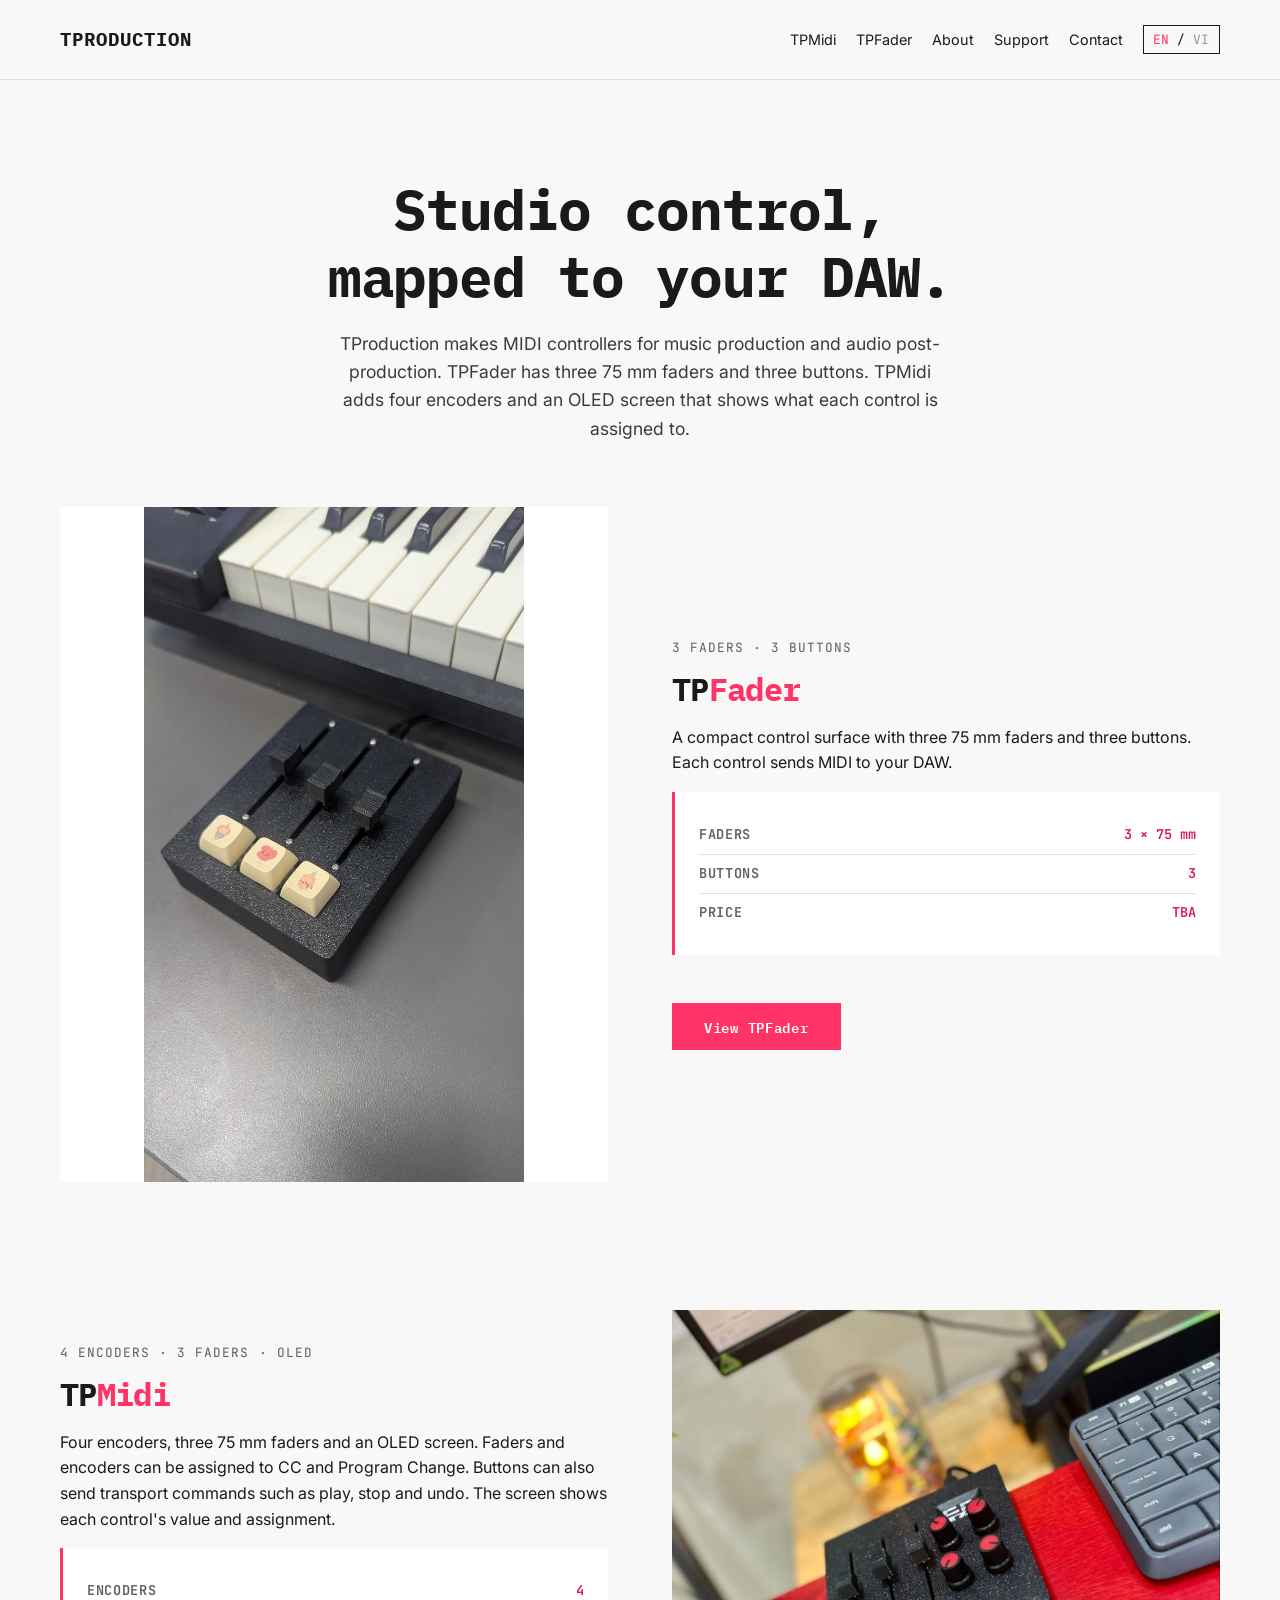
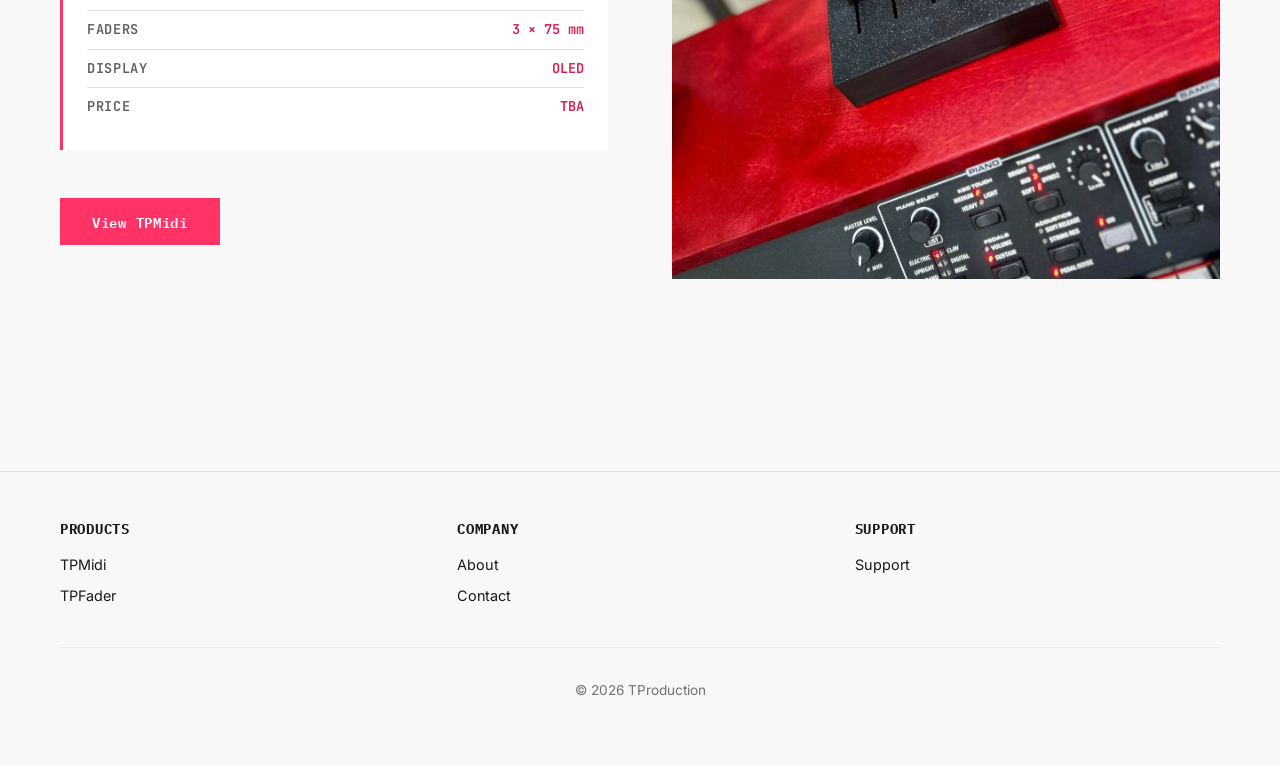
<file: index.html>
<!DOCTYPE html>
<html lang="en" data-lang="en">
<head>
  <meta charset="UTF-8">
  <meta name="viewport" content="width=device-width, initial-scale=1">
  <title>TProduction</title>
  <meta name="description" content="TProduction makes MIDI control surfaces for music production: TPFader and TPMidi.">
  <link rel="stylesheet" href="https://fonts.googleapis.com/css2?family=IBM+Plex+Mono:wght@400;600;700&family=Inter:wght@400;500;600&family=JetBrains+Mono:wght@400;600&display=swap">
  <link rel="stylesheet" href="assets/site.css">
  <script src="assets/site.js" defer></script>
</head>
<body>
  <header class="site-header">
    <div class="wrap">
      <a href="/" class="logo">TPRODUCTION</a>
      <nav class="nav" aria-label="Main">
        <a href="/tpmidi">TPMidi</a>
        <a href="/tpfader">TPFader</a>
        <a href="/about"><span class="en">About</span><span class="vi">Giới thiệu</span></a>
        <a href="/support"><span class="en">Support</span><span class="vi">Hỗ trợ</span></a>
        <a href="/contact"><span class="en">Contact</span><span class="vi">Liên hệ</span></a>
        <button type="button" class="lang-toggle" data-lang-toggle>
          <span data-opt="en">EN</span> / <span data-opt="vi">VI</span>
        </button>
      </nav>
    </div>
  </header>

  <main class="wrap">
    <section class="hero">
      <h1>
        <span class="en">Studio control, mapped to your DAW.</span>
        <span class="vi">Điều khiển phòng thu, gán theo DAW của bạn.</span>
      </h1>
      <p class="lead">
        <span class="en">TProduction makes MIDI controllers for music production and audio post-production. TPFader has three 75 mm faders and three buttons. TPMidi adds four encoders and an OLED screen that shows what each control is assigned to.</span>
        <span class="vi">TProduction cung cấp các thiết bị MIDI controller phục vụ nhu cầu sản xuất và hậu kỳ âm thanh. TPFader có ba fader 75 mm và ba nút nhấn. TPMidi thêm bốn encoder và màn hình OLED hiển thị mỗi điều khiển đang gán cho tham số nào.</span>
      </p>
    </section>

    <section class="split product" aria-labelledby="tpfader-heading">
      <figure class="product-media">
        <img src="assets/tpfader.jpg" width="720" height="1280" loading="lazy"
             alt="TPFader on a grey desk: three black fader caps on a textured black housing, with three beige keycap buttons printed with fruit illustrations."
             data-alt-vi="TPFader trên mặt bàn xám: ba núm fader đen trên vỏ đen có texture, cùng ba nút keycap màu kem in hình trái cây.">
      </figure>
      <div class="product-copy">
        <p class="eyebrow"><span class="en">3 faders · 3 buttons</span><span class="vi">3 fader · 3 nút nhấn</span></p>
        <h2 id="tpfader-heading">TP<span class="accent">Fader</span></h2>
        <p>
          <span class="en">A compact control surface with three 75 mm faders and three buttons. Each control sends MIDI to your DAW.</span>
          <span class="vi">Bề mặt điều khiển nhỏ gọn với ba fader 75 mm và ba nút nhấn. Mỗi điều khiển gửi MIDI tới DAW của bạn.</span>
        </p>
        <dl class="specs">
          <div>
            <dt><span class="en">Faders</span><span class="vi">Fader</span></dt>
            <dd>3 × 75 mm</dd>
          </div>
          <div>
            <dt><span class="en">Buttons</span><span class="vi">Nút nhấn</span></dt>
            <dd>3</dd>
          </div>
          <div>
            <dt><span class="en">Price</span><span class="vi">Giá</span></dt>
            <dd><span class="en">TBA</span><span class="vi">Chưa công bố</span></dd>
          </div>
        </dl>
        <a class="button" href="/tpfader"><span class="en">View TPFader</span><span class="vi">Xem TPFader</span></a>
      </div>
    </section>

    <section class="split product flip" aria-labelledby="tpmidi-heading">
      <figure class="product-media">
        <img src="assets/tpmidi1.jpg" width="1233" height="1280" loading="lazy"
             alt="TPMidi on a red wooden desk in front of a keyboard: three black faders and four black encoders with red tops."
             data-alt-vi="TPMidi trên bàn gỗ sơn đỏ, đặt trước một đàn phím: ba fader đen và bốn encoder đen có nắp đỏ.">
      </figure>
      <div class="product-copy">
        <p class="eyebrow"><span class="en">4 encoders · 3 faders · OLED</span><span class="vi">4 encoder · 3 fader · OLED</span></p>
        <h2 id="tpmidi-heading">TP<span class="accent">Midi</span></h2>
        <p>
          <span class="en">Four encoders, three 75 mm faders and an OLED screen. Faders and encoders can be assigned to CC and Program Change. Buttons can also send transport commands such as play, stop and undo. The screen shows each control's value and assignment.</span>
          <span class="vi">Bốn encoder, ba fader 75 mm và màn hình OLED. Fader và encoder gán được CC và Program Change. Nút nhấn còn gửi được lệnh transport như play, stop và undo. Màn hình hiển thị giá trị và tham số gán của từng điều khiển.</span>
        </p>
        <dl class="specs">
          <div>
            <dt><span class="en">Encoders</span><span class="vi">Encoder</span></dt>
            <dd>4</dd>
          </div>
          <div>
            <dt><span class="en">Faders</span><span class="vi">Fader</span></dt>
            <dd>3 × 75 mm</dd>
          </div>
          <div>
            <dt><span class="en">Display</span><span class="vi">Màn hình</span></dt>
            <dd>OLED</dd>
          </div>
          <div>
            <dt><span class="en">Price</span><span class="vi">Giá</span></dt>
            <dd><span class="en">TBA</span><span class="vi">Chưa công bố</span></dd>
          </div>
        </dl>
        <a class="button" href="/tpmidi"><span class="en">View TPMidi</span><span class="vi">Xem TPMidi</span></a>
      </div>
    </section>
  </main>

  <footer class="site-footer">
    <div class="wrap">
      <div class="footer-grid">
        <div>
          <h2><span class="en">Products</span><span class="vi">Sản phẩm</span></h2>
          <a href="/tpmidi">TPMidi</a>
          <a href="/tpfader">TPFader</a>
        </div>
        <div>
          <h2><span class="en">Company</span><span class="vi">Công ty</span></h2>
          <a href="/about"><span class="en">About</span><span class="vi">Giới thiệu</span></a>
          <a href="/contact"><span class="en">Contact</span><span class="vi">Liên hệ</span></a>
        </div>
        <div>
          <h2><span class="en">Support</span><span class="vi">Hỗ trợ</span></h2>
          <a href="/support"><span class="en">Support</span><span class="vi">Hỗ trợ</span></a>
        </div>
      </div>
      <p class="copyright">&copy; 2026 TProduction</p>
    </div>
  </footer>
</body>
</html>
</file>
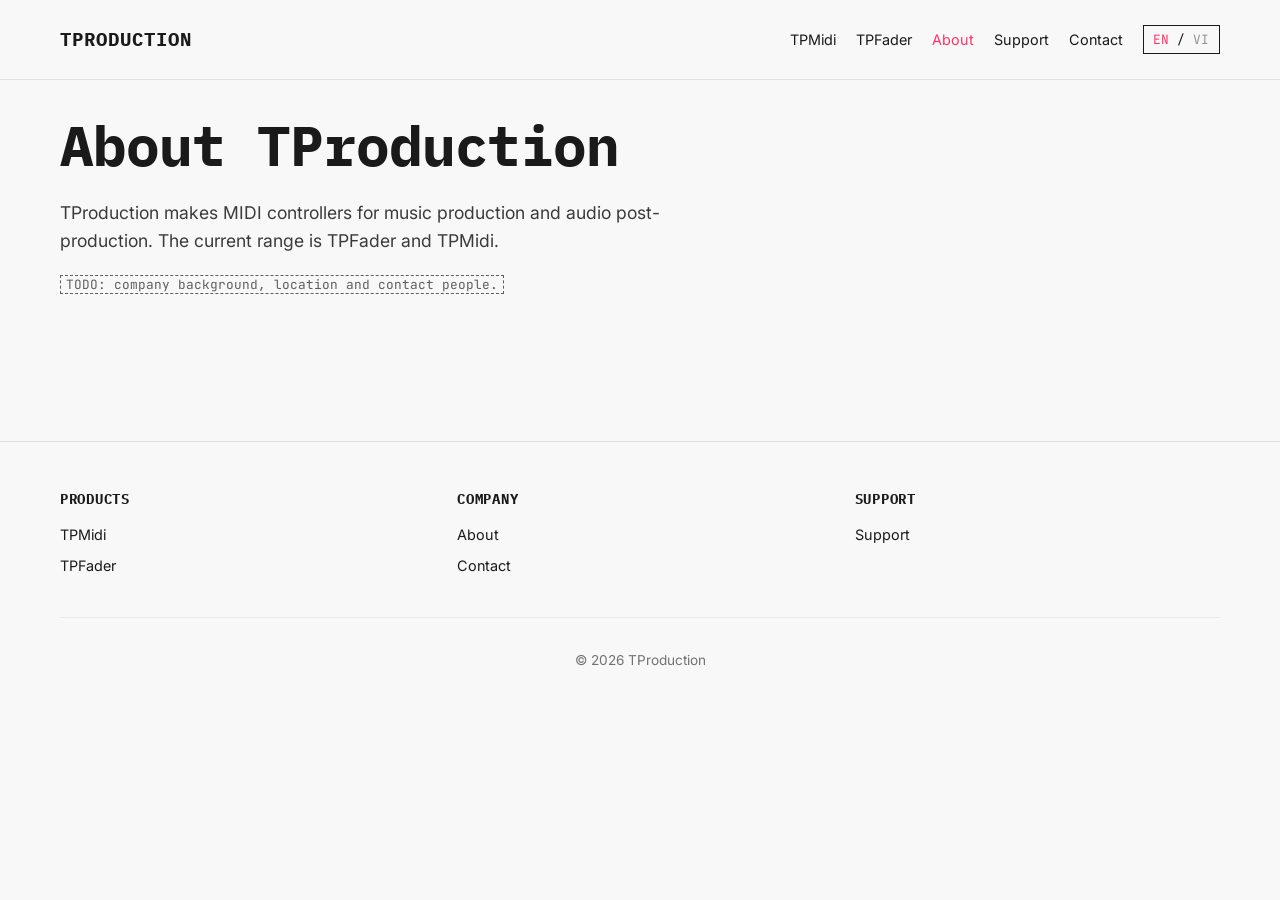
<file: about/index.html>
<!DOCTYPE html>
<html lang="en" data-lang="en">
<head>
  <meta charset="UTF-8">
  <meta name="viewport" content="width=device-width, initial-scale=1">
  <title>About | TProduction</title>
  <meta name="description" content="About TProduction, a maker of MIDI control hardware for music production.">
  <link rel="stylesheet" href="https://fonts.googleapis.com/css2?family=IBM+Plex+Mono:wght@400;600;700&family=Inter:wght@400;500;600&family=JetBrains+Mono:wght@400;600&display=swap">
  <link rel="stylesheet" href="../assets/site.css">
  <script src="../assets/site.js" defer></script>
</head>
<body>
  <header class="site-header">
    <div class="wrap">
      <a href="/" class="logo">TPRODUCTION</a>
      <nav class="nav" aria-label="Main">
        <a href="/tpmidi">TPMidi</a>
        <a href="/tpfader">TPFader</a>
        <a href="/about" aria-current="page"><span class="en">About</span><span class="vi">Giới thiệu</span></a>
        <a href="/support"><span class="en">Support</span><span class="vi">Hỗ trợ</span></a>
        <a href="/contact"><span class="en">Contact</span><span class="vi">Liên hệ</span></a>
        <button type="button" class="lang-toggle" data-lang-toggle>
          <span data-opt="en">EN</span> / <span data-opt="vi">VI</span>
        </button>
      </nav>
    </div>
  </header>

  <main class="wrap">
    <section class="prose">
      <h1><span class="en">About TProduction</span><span class="vi">Giới thiệu TProduction</span></h1>
      <p class="lead">
        <span class="en">TProduction makes MIDI controllers for music production and audio post-production. The current range is TPFader and TPMidi.</span>
        <span class="vi">TProduction cung cấp các thiết bị MIDI controller phục vụ nhu cầu sản xuất và hậu kỳ âm thanh. Hiện tại, dòng sản phẩm gồm TPFader và TPMidi.</span>
      </p>
      <p>
        <span class="todo"><span class="en">TODO: company background, location and contact people.</span><span class="vi">TODO: lịch sử công ty, địa điểm và người liên hệ.</span></span>
      </p>
    </section>
  </main>

  <footer class="site-footer">
    <div class="wrap">
      <div class="footer-grid">
        <div>
          <h2><span class="en">Products</span><span class="vi">Sản phẩm</span></h2>
          <a href="/tpmidi">TPMidi</a>
          <a href="/tpfader">TPFader</a>
        </div>
        <div>
          <h2><span class="en">Company</span><span class="vi">Công ty</span></h2>
          <a href="/about"><span class="en">About</span><span class="vi">Giới thiệu</span></a>
          <a href="/contact"><span class="en">Contact</span><span class="vi">Liên hệ</span></a>
        </div>
        <div>
          <h2><span class="en">Support</span><span class="vi">Hỗ trợ</span></h2>
          <a href="/support"><span class="en">Support</span><span class="vi">Hỗ trợ</span></a>
        </div>
      </div>
      <p class="copyright">&copy; 2026 TProduction</p>
    </div>
  </footer>
</body>
</html>
</file>
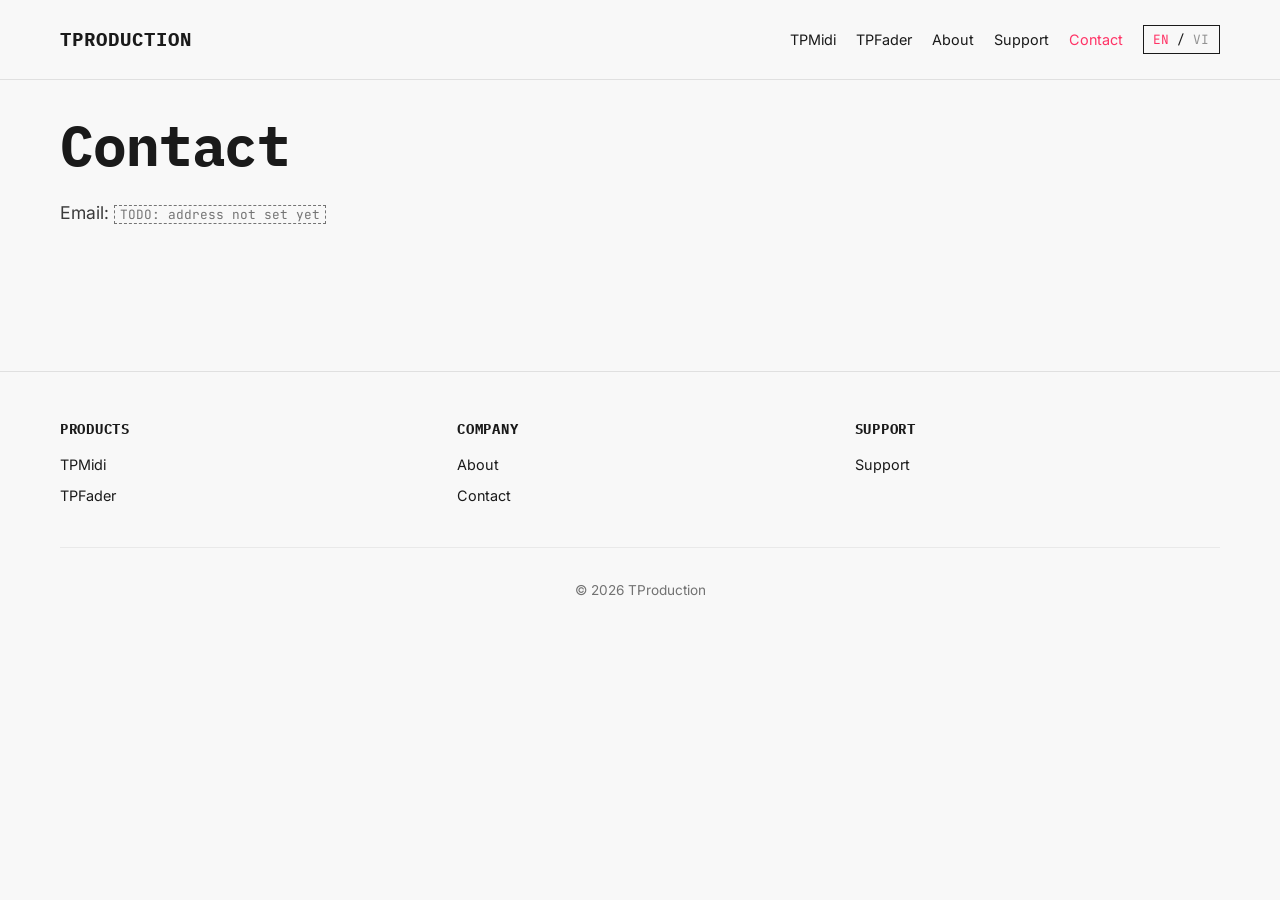
<file: contact/index.html>
<!DOCTYPE html>
<html lang="en" data-lang="en">
<head>
  <meta charset="UTF-8">
  <meta name="viewport" content="width=device-width, initial-scale=1">
  <title>Contact | TProduction</title>
  <meta name="description" content="Contact TProduction about TPFader and TPMidi.">
  <link rel="stylesheet" href="https://fonts.googleapis.com/css2?family=IBM+Plex+Mono:wght@400;600;700&family=Inter:wght@400;500;600&family=JetBrains+Mono:wght@400;600&display=swap">
  <link rel="stylesheet" href="../assets/site.css">
  <script src="../assets/site.js" defer></script>
</head>
<body>
  <header class="site-header">
    <div class="wrap">
      <a href="/" class="logo">TPRODUCTION</a>
      <nav class="nav" aria-label="Main">
        <a href="/tpmidi">TPMidi</a>
        <a href="/tpfader">TPFader</a>
        <a href="/about"><span class="en">About</span><span class="vi">Giới thiệu</span></a>
        <a href="/support"><span class="en">Support</span><span class="vi">Hỗ trợ</span></a>
        <a href="/contact" aria-current="page"><span class="en">Contact</span><span class="vi">Liên hệ</span></a>
        <button type="button" class="lang-toggle" data-lang-toggle>
          <span data-opt="en">EN</span> / <span data-opt="vi">VI</span>
        </button>
      </nav>
    </div>
  </header>

  <main class="wrap">
    <section class="prose">
      <h1><span class="en">Contact</span><span class="vi">Liên hệ</span></h1>
      <p class="lead">
        <span class="en">Email: <span class="todo">TODO: address not set yet</span></span>
        <span class="vi">Email: <span class="todo">TODO: chưa có địa chỉ</span></span>
      </p>
    </section>
  </main>

  <footer class="site-footer">
    <div class="wrap">
      <div class="footer-grid">
        <div>
          <h2><span class="en">Products</span><span class="vi">Sản phẩm</span></h2>
          <a href="/tpmidi">TPMidi</a>
          <a href="/tpfader">TPFader</a>
        </div>
        <div>
          <h2><span class="en">Company</span><span class="vi">Công ty</span></h2>
          <a href="/about"><span class="en">About</span><span class="vi">Giới thiệu</span></a>
          <a href="/contact"><span class="en">Contact</span><span class="vi">Liên hệ</span></a>
        </div>
        <div>
          <h2><span class="en">Support</span><span class="vi">Hỗ trợ</span></h2>
          <a href="/support"><span class="en">Support</span><span class="vi">Hỗ trợ</span></a>
        </div>
      </div>
      <p class="copyright">&copy; 2026 TProduction</p>
    </div>
  </footer>
</body>
</html>
</file>
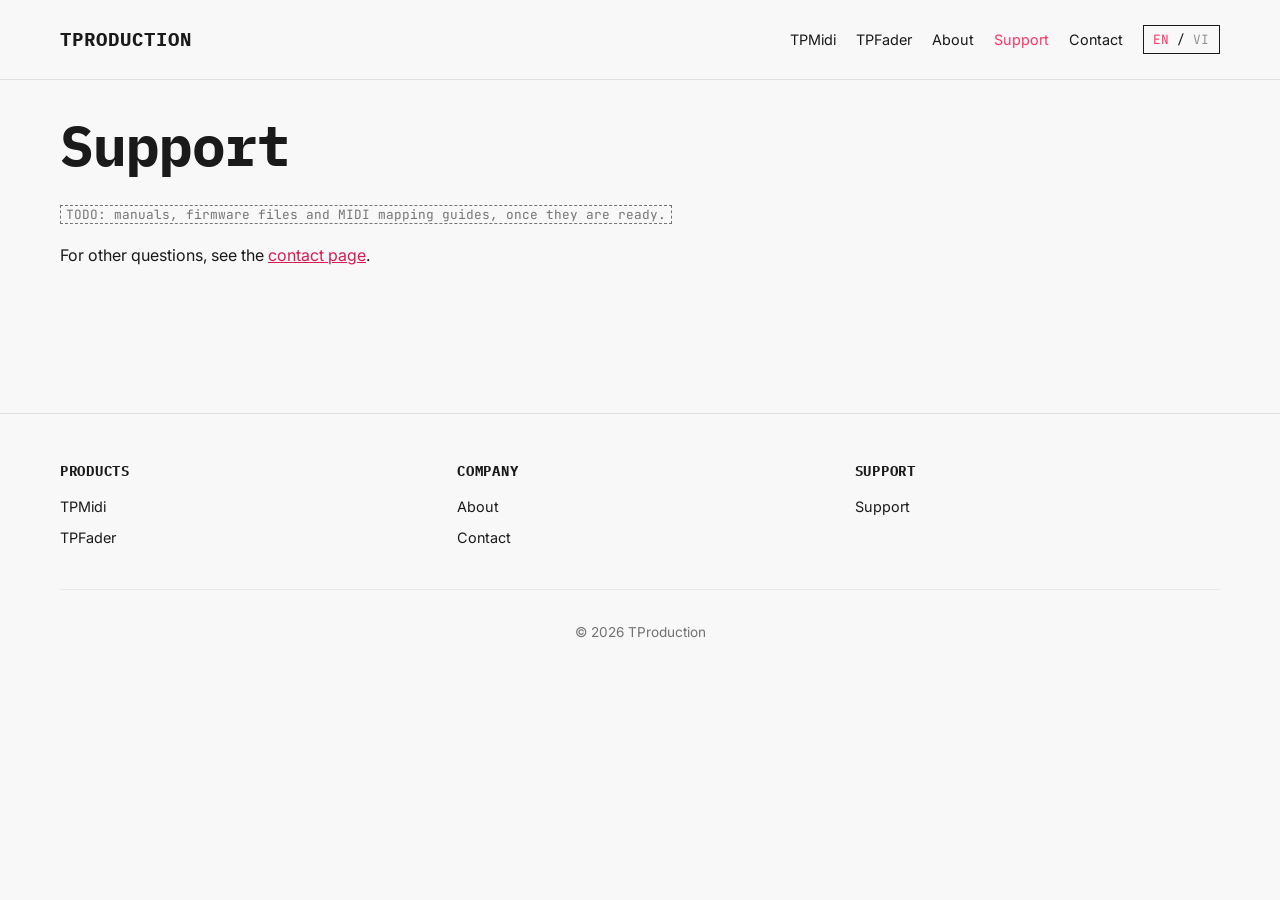
<file: support/index.html>
<!DOCTYPE html>
<html lang="en" data-lang="en">
<head>
  <meta charset="UTF-8">
  <meta name="viewport" content="width=device-width, initial-scale=1">
  <title>Support | TProduction</title>
  <meta name="description" content="Support for TPFader and TPMidi from TProduction.">
  <link rel="stylesheet" href="https://fonts.googleapis.com/css2?family=IBM+Plex+Mono:wght@400;600;700&family=Inter:wght@400;500;600&family=JetBrains+Mono:wght@400;600&display=swap">
  <link rel="stylesheet" href="../assets/site.css">
  <script src="../assets/site.js" defer></script>
</head>
<body>
  <header class="site-header">
    <div class="wrap">
      <a href="/" class="logo">TPRODUCTION</a>
      <nav class="nav" aria-label="Main">
        <a href="/tpmidi">TPMidi</a>
        <a href="/tpfader">TPFader</a>
        <a href="/about"><span class="en">About</span><span class="vi">Giới thiệu</span></a>
        <a href="/support" aria-current="page"><span class="en">Support</span><span class="vi">Hỗ trợ</span></a>
        <a href="/contact"><span class="en">Contact</span><span class="vi">Liên hệ</span></a>
        <button type="button" class="lang-toggle" data-lang-toggle>
          <span data-opt="en">EN</span> / <span data-opt="vi">VI</span>
        </button>
      </nav>
    </div>
  </header>

  <main class="wrap">
    <section class="prose">
      <h1><span class="en">Support</span><span class="vi">Hỗ trợ</span></h1>
      <p class="lead">
        <span class="todo"><span class="en">TODO: manuals, firmware files and MIDI mapping guides, once they are ready.</span><span class="vi">TODO: hướng dẫn sử dụng, file firmware và hướng dẫn gán MIDI, khi đã sẵn sàng.</span></span>
      </p>
      <p>
        <span class="en">For other questions, see the <a href="/contact">contact page</a>.</span>
        <span class="vi">Với câu hỏi khác, xem trang <a href="/contact">Liên hệ</a>.</span>
      </p>
    </section>
  </main>

  <footer class="site-footer">
    <div class="wrap">
      <div class="footer-grid">
        <div>
          <h2><span class="en">Products</span><span class="vi">Sản phẩm</span></h2>
          <a href="/tpmidi">TPMidi</a>
          <a href="/tpfader">TPFader</a>
        </div>
        <div>
          <h2><span class="en">Company</span><span class="vi">Công ty</span></h2>
          <a href="/about"><span class="en">About</span><span class="vi">Giới thiệu</span></a>
          <a href="/contact"><span class="en">Contact</span><span class="vi">Liên hệ</span></a>
        </div>
        <div>
          <h2><span class="en">Support</span><span class="vi">Hỗ trợ</span></h2>
          <a href="/support"><span class="en">Support</span><span class="vi">Hỗ trợ</span></a>
        </div>
      </div>
      <p class="copyright">&copy; 2026 TProduction</p>
    </div>
  </footer>
</body>
</html>
</file>
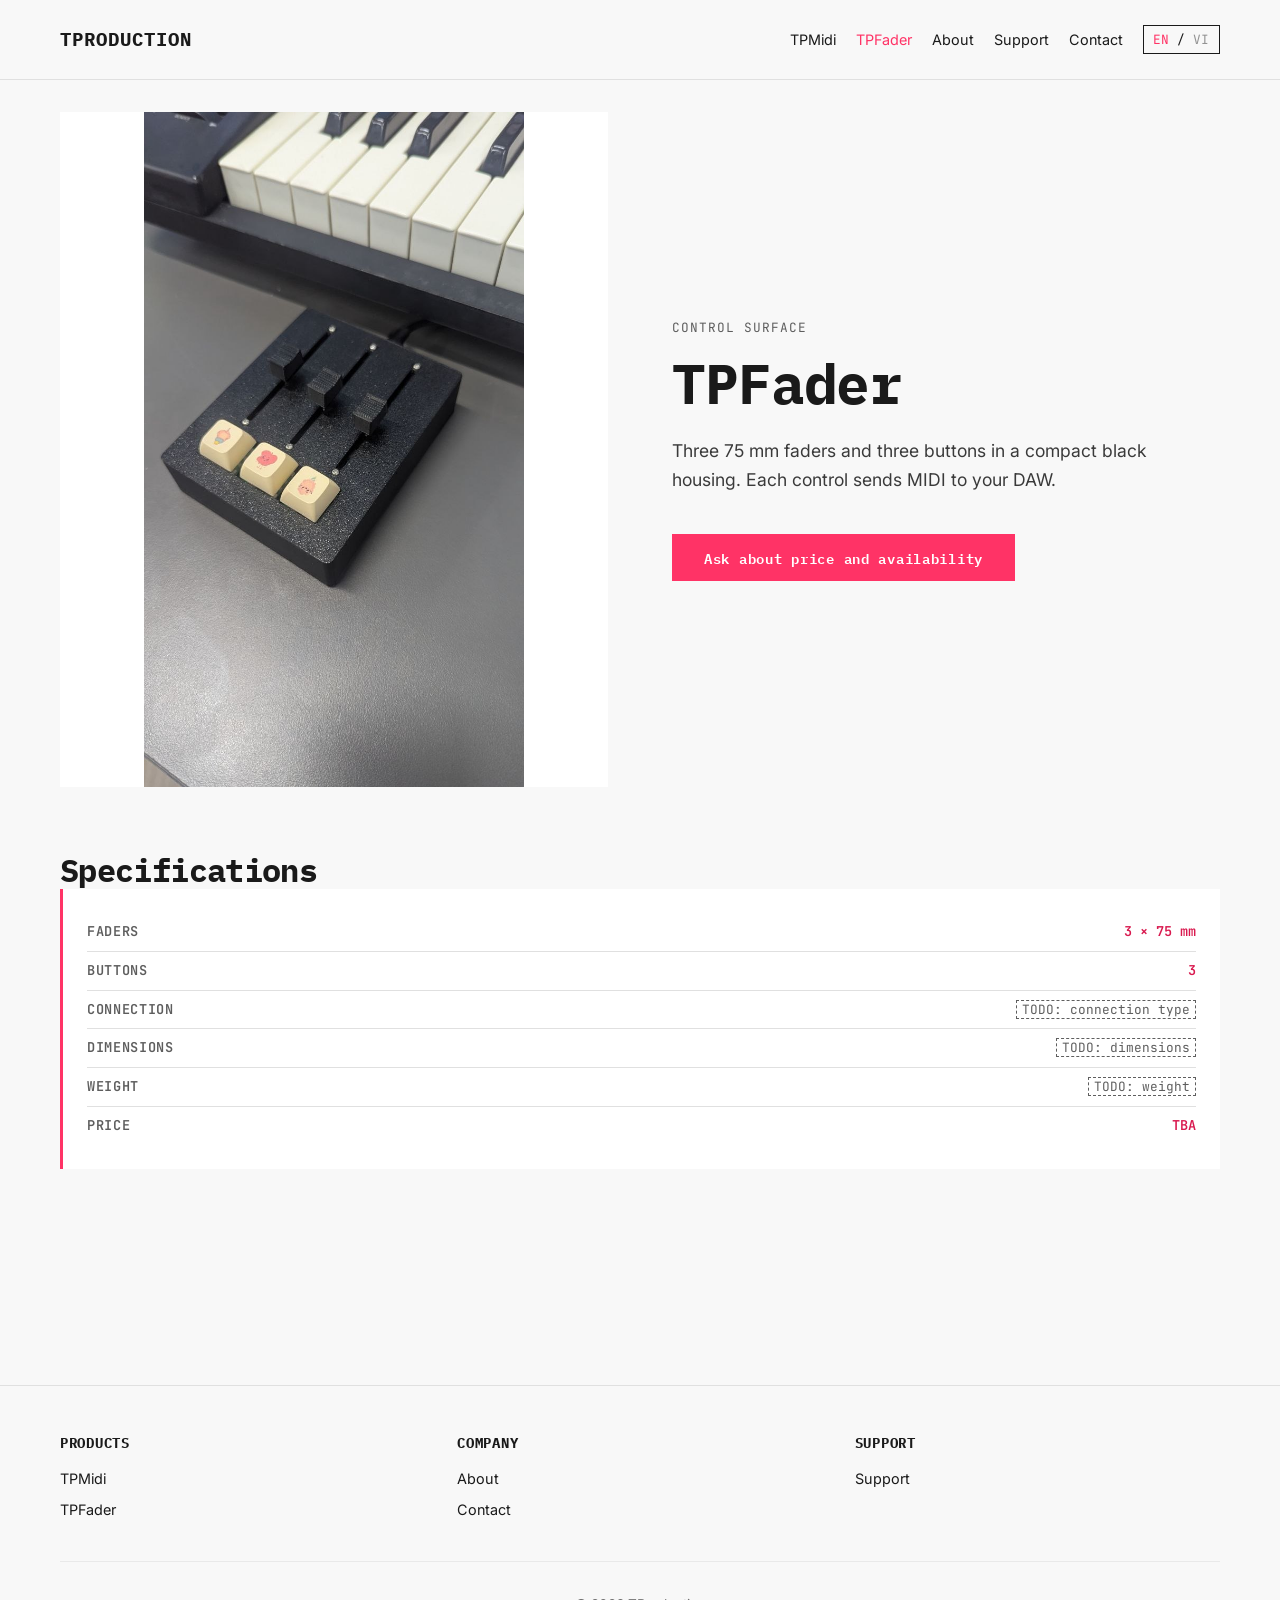
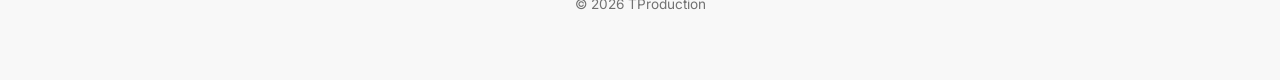
<file: tpfader/index.html>
<!DOCTYPE html>
<html lang="en" data-lang="en">
<head>
  <meta charset="UTF-8">
  <meta name="viewport" content="width=device-width, initial-scale=1">
  <title>TPFader | TProduction</title>
  <meta name="description" content="TPFader: three 75 mm faders and three buttons for MIDI control.">
  <link rel="stylesheet" href="https://fonts.googleapis.com/css2?family=IBM+Plex+Mono:wght@400;600;700&family=Inter:wght@400;500;600&family=JetBrains+Mono:wght@400;600&display=swap">
  <link rel="stylesheet" href="../assets/site.css">
  <script src="../assets/site.js" defer></script>
</head>
<body>
  <header class="site-header">
    <div class="wrap">
      <a href="/" class="logo">TPRODUCTION</a>
      <nav class="nav" aria-label="Main">
        <a href="/tpmidi">TPMidi</a>
        <a href="/tpfader" aria-current="page">TPFader</a>
        <a href="/about"><span class="en">About</span><span class="vi">Giới thiệu</span></a>
        <a href="/support"><span class="en">Support</span><span class="vi">Hỗ trợ</span></a>
        <a href="/contact"><span class="en">Contact</span><span class="vi">Liên hệ</span></a>
        <button type="button" class="lang-toggle" data-lang-toggle>
          <span data-opt="en">EN</span> / <span data-opt="vi">VI</span>
        </button>
      </nav>
    </div>
  </header>

  <main class="wrap">
    <section class="split">
      <figure class="product-media">
        <img src="../assets/tpfader.jpg" width="720" height="1280"
             alt="TPFader on a grey desk: three black fader caps on a textured black housing, with three beige keycap buttons printed with fruit illustrations."
             data-alt-vi="TPFader trên mặt bàn xám: ba núm fader đen trên vỏ đen có texture, cùng ba nút keycap màu kem in hình trái cây.">
      </figure>
      <div>
        <p class="eyebrow"><span class="en">Control surface</span><span class="vi">Bề mặt điều khiển</span></p>
        <h1>TPFader</h1>
        <p class="lead">
          <span class="en">Three 75 mm faders and three buttons in a compact black housing. Each control sends MIDI to your DAW.</span>
          <span class="vi">Ba fader 75 mm và ba nút nhấn trong vỏ đen nhỏ gọn. Mỗi điều khiển gửi MIDI tới DAW của bạn.</span>
        </p>
        <a class="button" href="/contact"><span class="en">Ask about price and availability</span><span class="vi">Hỏi về giá và tình trạng hàng</span></a>
      </div>
    </section>

    <section class="product" aria-labelledby="specs-heading">
      <h2 id="specs-heading"><span class="en">Specifications</span><span class="vi">Thông số</span></h2>
      <dl class="specs">
        <div>
          <dt><span class="en">Faders</span><span class="vi">Fader</span></dt>
          <dd>3 × 75 mm</dd>
        </div>
        <div>
          <dt><span class="en">Buttons</span><span class="vi">Nút nhấn</span></dt>
          <dd>3</dd>
        </div>
        <div>
          <dt><span class="en">Connection</span><span class="vi">Kết nối</span></dt>
          <dd><span class="todo"><span class="en">TODO: connection type</span><span class="vi">TODO: loại kết nối</span></span></dd>
        </div>
        <div>
          <dt><span class="en">Dimensions</span><span class="vi">Kích thước</span></dt>
          <dd><span class="todo"><span class="en">TODO: dimensions</span><span class="vi">TODO: kích thước</span></span></dd>
        </div>
        <div>
          <dt><span class="en">Weight</span><span class="vi">Trọng lượng</span></dt>
          <dd><span class="todo"><span class="en">TODO: weight</span><span class="vi">TODO: trọng lượng</span></span></dd>
        </div>
        <div>
          <dt><span class="en">Price</span><span class="vi">Giá</span></dt>
          <dd><span class="en">TBA</span><span class="vi">Chưa công bố</span></dd>
        </div>
      </dl>
    </section>
  </main>

  <footer class="site-footer">
    <div class="wrap">
      <div class="footer-grid">
        <div>
          <h2><span class="en">Products</span><span class="vi">Sản phẩm</span></h2>
          <a href="/tpmidi">TPMidi</a>
          <a href="/tpfader">TPFader</a>
        </div>
        <div>
          <h2><span class="en">Company</span><span class="vi">Công ty</span></h2>
          <a href="/about"><span class="en">About</span><span class="vi">Giới thiệu</span></a>
          <a href="/contact"><span class="en">Contact</span><span class="vi">Liên hệ</span></a>
        </div>
        <div>
          <h2><span class="en">Support</span><span class="vi">Hỗ trợ</span></h2>
          <a href="/support"><span class="en">Support</span><span class="vi">Hỗ trợ</span></a>
        </div>
      </div>
      <p class="copyright">&copy; 2026 TProduction</p>
    </div>
  </footer>
</body>
</html>
</file>
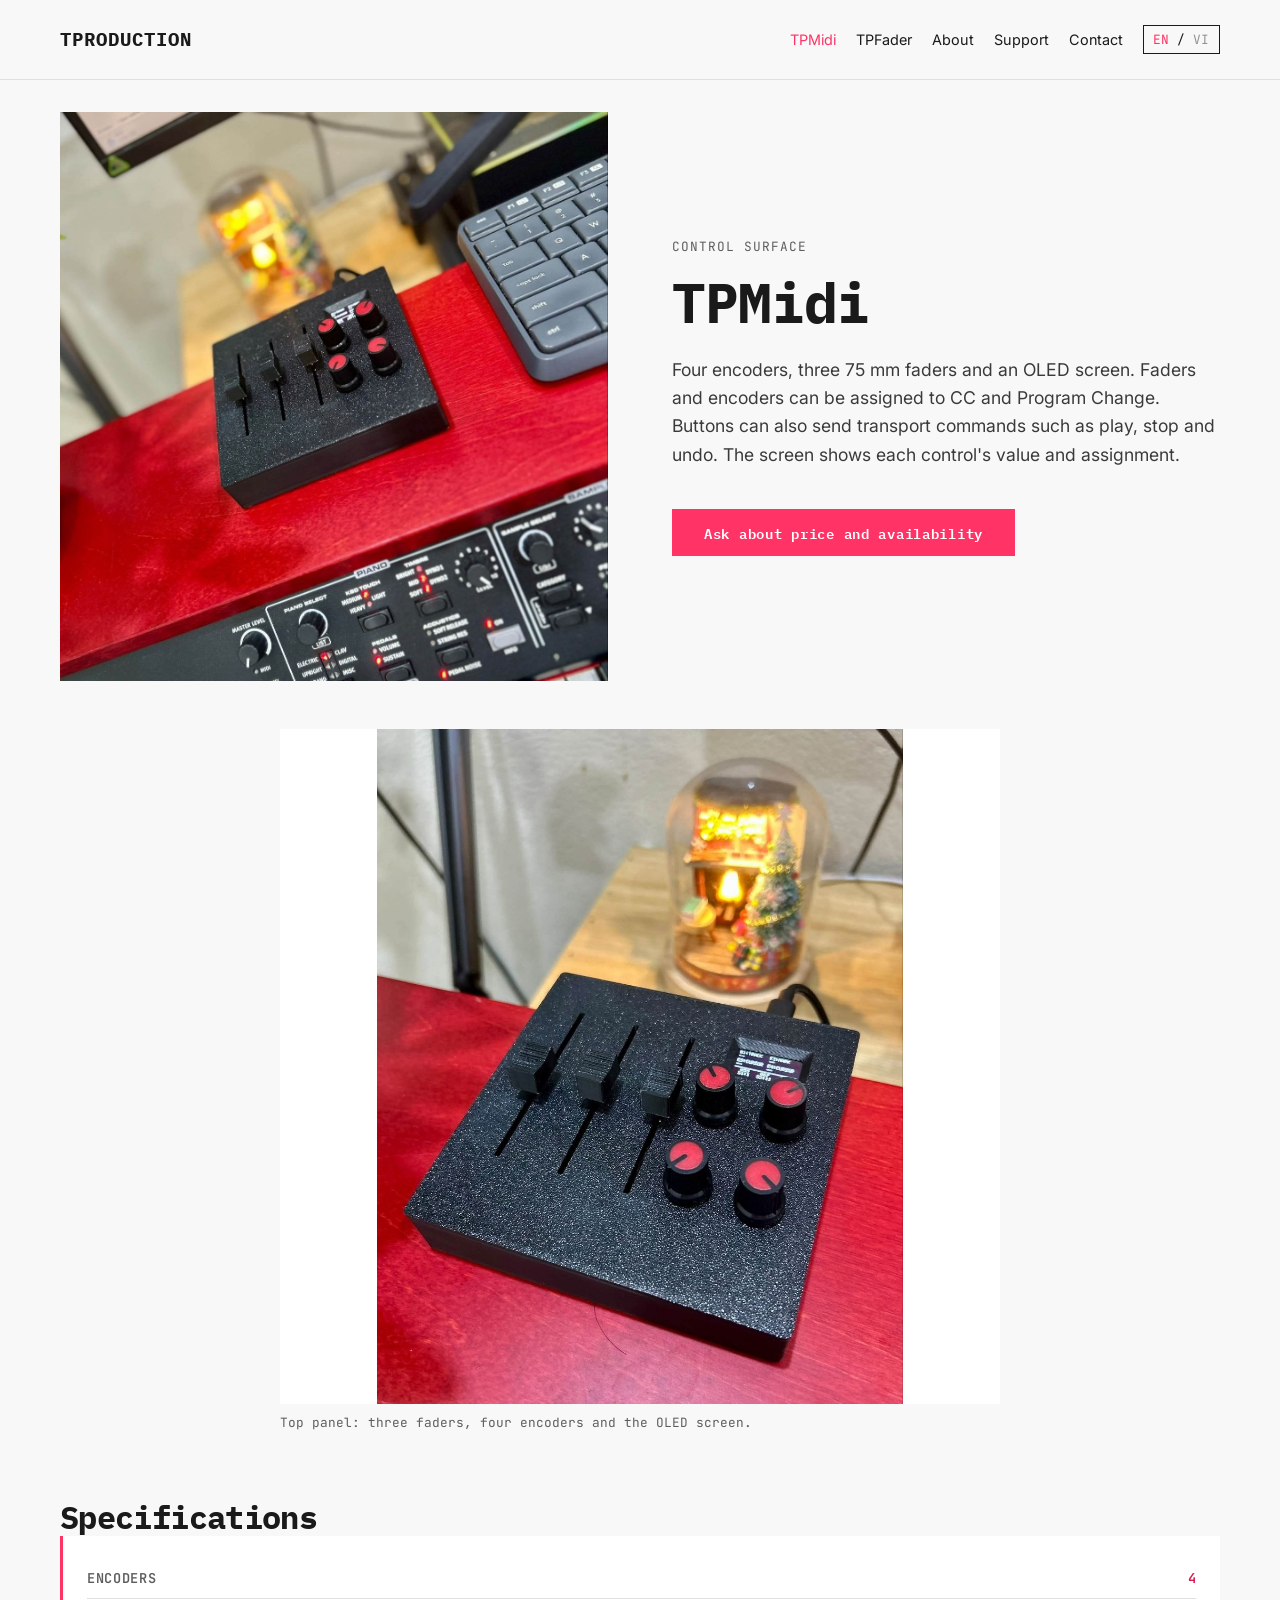
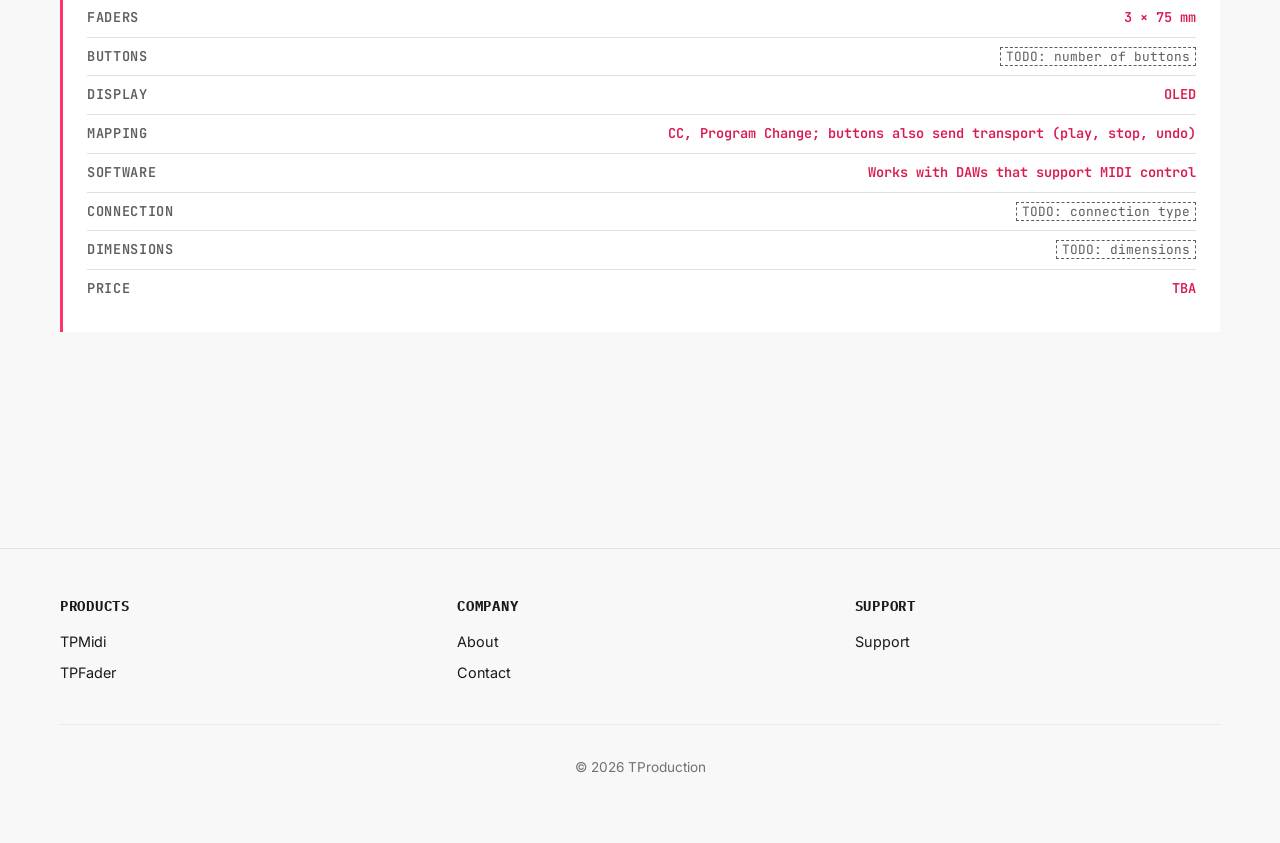
<file: tpmidi/index.html>
<!DOCTYPE html>
<html lang="en" data-lang="en">
<head>
  <meta charset="UTF-8">
  <meta name="viewport" content="width=device-width, initial-scale=1">
  <title>TPMidi | TProduction</title>
  <meta name="description" content="TPMidi: four encoders, three 75 mm faders and an OLED screen for MIDI control.">
  <link rel="stylesheet" href="https://fonts.googleapis.com/css2?family=IBM+Plex+Mono:wght@400;600;700&family=Inter:wght@400;500;600&family=JetBrains+Mono:wght@400;600&display=swap">
  <link rel="stylesheet" href="../assets/site.css">
  <script src="../assets/site.js" defer></script>
</head>
<body>
  <header class="site-header">
    <div class="wrap">
      <a href="/" class="logo">TPRODUCTION</a>
      <nav class="nav" aria-label="Main">
        <a href="/tpmidi" aria-current="page">TPMidi</a>
        <a href="/tpfader">TPFader</a>
        <a href="/about"><span class="en">About</span><span class="vi">Giới thiệu</span></a>
        <a href="/support"><span class="en">Support</span><span class="vi">Hỗ trợ</span></a>
        <a href="/contact"><span class="en">Contact</span><span class="vi">Liên hệ</span></a>
        <button type="button" class="lang-toggle" data-lang-toggle>
          <span data-opt="en">EN</span> / <span data-opt="vi">VI</span>
        </button>
      </nav>
    </div>
  </header>

  <main class="wrap">
    <section class="split">
      <figure class="product-media">
        <img src="../assets/tpmidi1.jpg" width="1233" height="1280"
             alt="TPMidi on a red wooden desk in front of a keyboard: three black faders and four black encoders with red tops."
             data-alt-vi="TPMidi trên bàn gỗ sơn đỏ, đặt trước một đàn phím: ba fader đen và bốn encoder đen có nắp đỏ.">
      </figure>
      <div>
        <p class="eyebrow"><span class="en">Control surface</span><span class="vi">Bề mặt điều khiển</span></p>
        <h1>TPMidi</h1>
        <p class="lead">
          <span class="en">Four encoders, three 75 mm faders and an OLED screen. Faders and encoders can be assigned to CC and Program Change. Buttons can also send transport commands such as play, stop and undo. The screen shows each control's value and assignment.</span>
          <span class="vi">Bốn encoder, ba fader 75 mm và màn hình OLED. Fader và encoder gán được CC và Program Change. Nút nhấn còn gửi được lệnh transport như play, stop và undo. Màn hình hiển thị giá trị và tham số gán của từng điều khiển.</span>
        </p>
        <a class="button" href="/contact"><span class="en">Ask about price and availability</span><span class="vi">Hỏi về giá và tình trạng hàng</span></a>
      </div>
    </section>

    <section class="figure" aria-label="Top panel">
      <img src="../assets/tpmidi2.jpg" width="999" height="1280" loading="lazy"
           alt="Close-up of the TPMidi top panel: three faders, four encoders with red tops and a small OLED screen."
           data-alt-vi="Cận cảnh mặt trên TPMidi: ba fader, bốn encoder có nắp đỏ và một màn hình OLED nhỏ.">
      <figcaption><span class="en">Top panel: three faders, four encoders and the OLED screen.</span><span class="vi">Mặt trên: ba fader, bốn encoder và màn hình OLED.</span></figcaption>
    </section>

    <section class="product" aria-labelledby="specs-heading">
      <h2 id="specs-heading"><span class="en">Specifications</span><span class="vi">Thông số</span></h2>
      <dl class="specs">
        <div>
          <dt><span class="en">Encoders</span><span class="vi">Encoder</span></dt>
          <dd>4</dd>
        </div>
        <div>
          <dt><span class="en">Faders</span><span class="vi">Fader</span></dt>
          <dd>3 × 75 mm</dd>
        </div>
        <div>
          <dt><span class="en">Buttons</span><span class="vi">Nút nhấn</span></dt>
          <dd><span class="todo"><span class="en">TODO: number of buttons</span><span class="vi">TODO: số lượng nút nhấn</span></span></dd>
        </div>
        <div>
          <dt><span class="en">Display</span><span class="vi">Màn hình</span></dt>
          <dd>OLED</dd>
        </div>
        <div>
          <dt><span class="en">Mapping</span><span class="vi">Gán điều khiển</span></dt>
          <dd><span class="en">CC, Program Change; buttons also send transport (play, stop, undo)</span><span class="vi">CC, Program Change; nút nhấn còn gửi transport (play, stop, undo)</span></dd>
        </div>
        <div>
          <dt><span class="en">Software</span><span class="vi">Phần mềm</span></dt>
          <dd><span class="en">Works with DAWs that support MIDI control</span><span class="vi">Tương thích các DAW hỗ trợ điều khiển MIDI</span></dd>
        </div>
        <div>
          <dt><span class="en">Connection</span><span class="vi">Kết nối</span></dt>
          <dd><span class="todo"><span class="en">TODO: connection type</span><span class="vi">TODO: loại kết nối</span></span></dd>
        </div>
        <div>
          <dt><span class="en">Dimensions</span><span class="vi">Kích thước</span></dt>
          <dd><span class="todo"><span class="en">TODO: dimensions</span><span class="vi">TODO: kích thước</span></span></dd>
        </div>
        <div>
          <dt><span class="en">Price</span><span class="vi">Giá</span></dt>
          <dd><span class="en">TBA</span><span class="vi">Chưa công bố</span></dd>
        </div>
      </dl>
    </section>
  </main>

  <footer class="site-footer">
    <div class="wrap">
      <div class="footer-grid">
        <div>
          <h2><span class="en">Products</span><span class="vi">Sản phẩm</span></h2>
          <a href="/tpmidi">TPMidi</a>
          <a href="/tpfader">TPFader</a>
        </div>
        <div>
          <h2><span class="en">Company</span><span class="vi">Công ty</span></h2>
          <a href="/about"><span class="en">About</span><span class="vi">Giới thiệu</span></a>
          <a href="/contact"><span class="en">Contact</span><span class="vi">Liên hệ</span></a>
        </div>
        <div>
          <h2><span class="en">Support</span><span class="vi">Hỗ trợ</span></h2>
          <a href="/support"><span class="en">Support</span><span class="vi">Hỗ trợ</span></a>
        </div>
      </div>
      <p class="copyright">&copy; 2026 TProduction</p>
    </div>
  </footer>
</body>
</html>
</file>
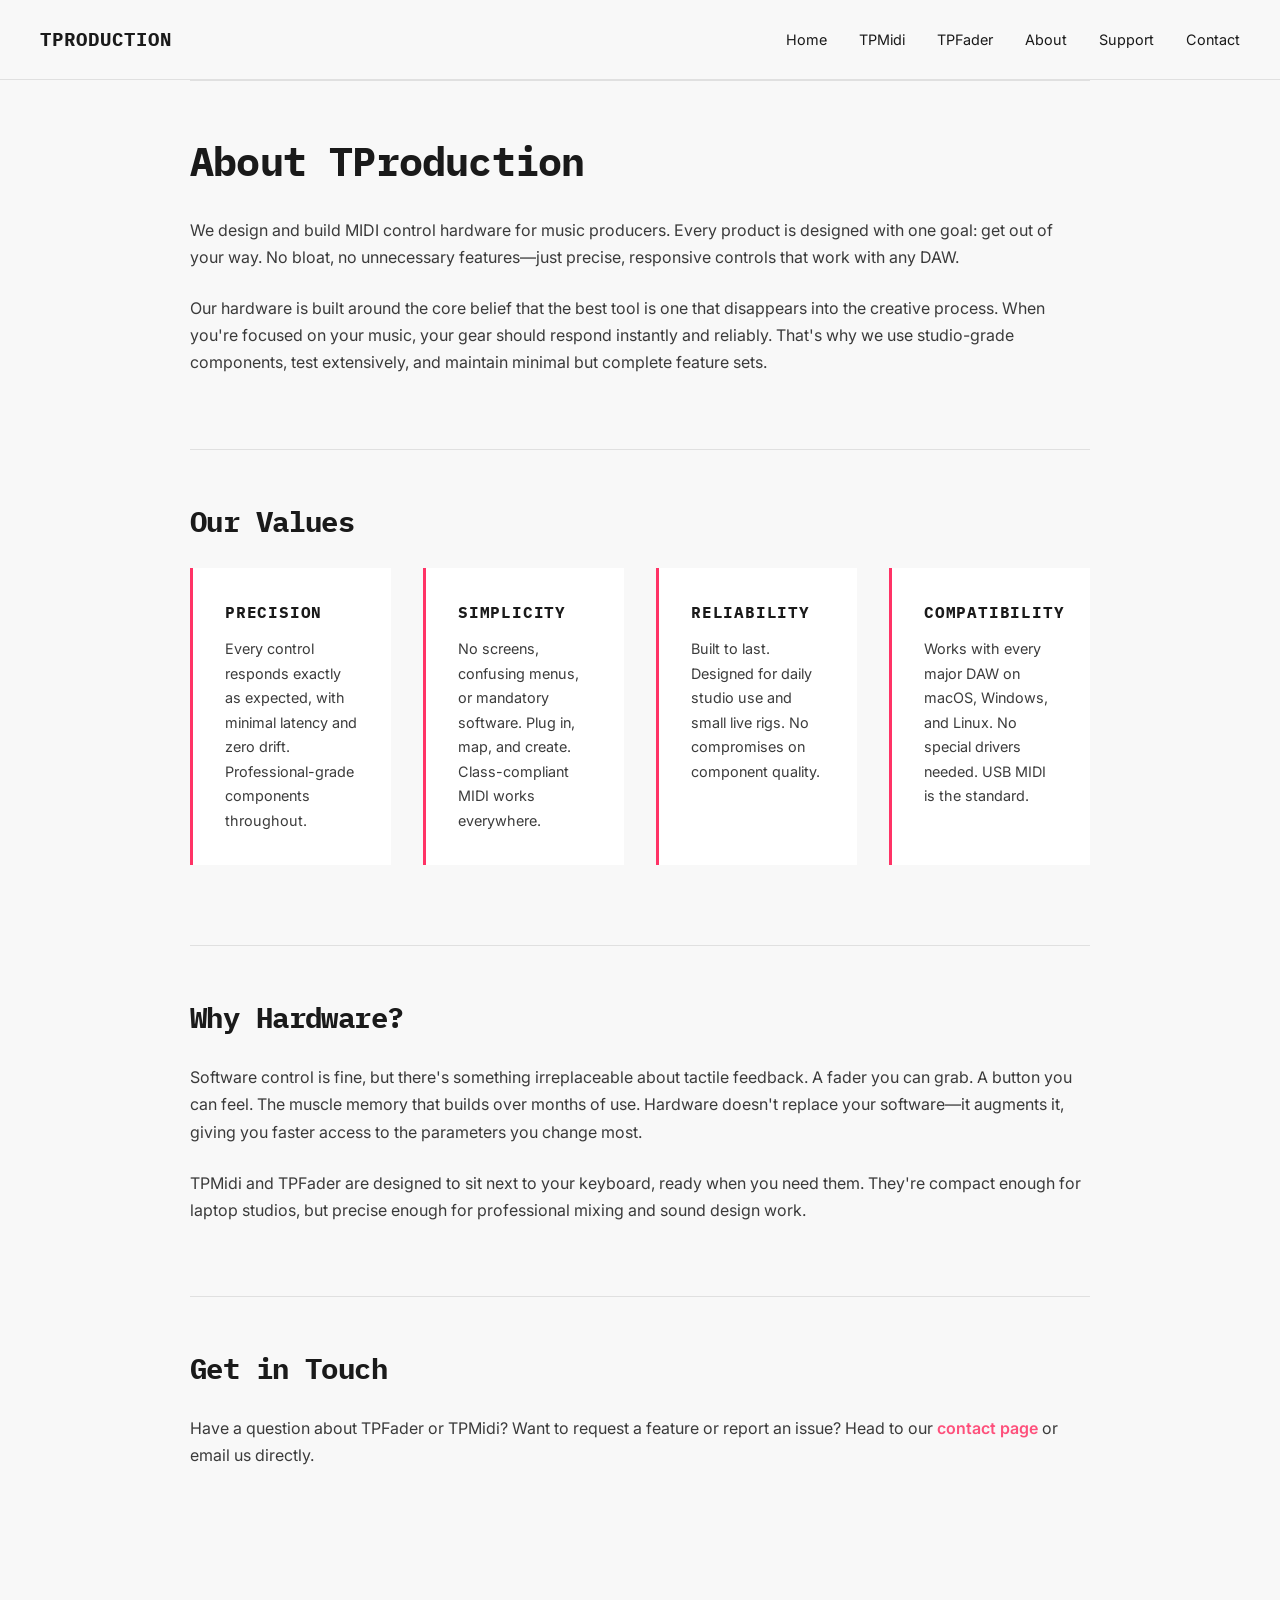
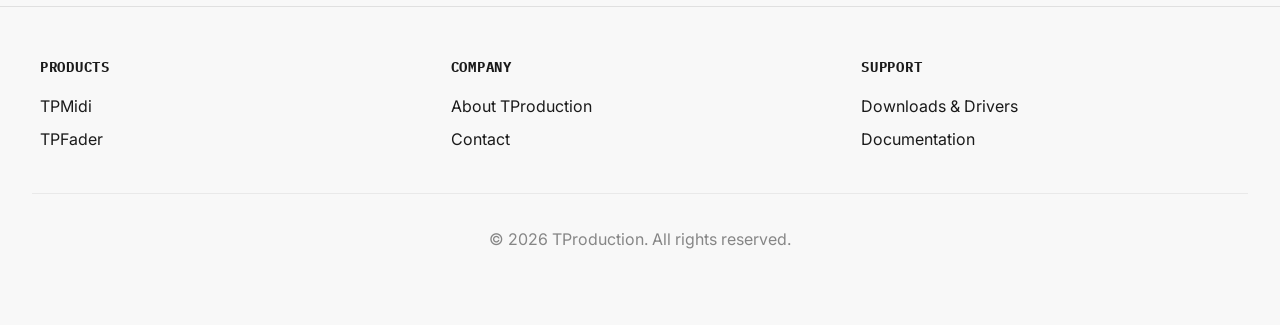
<file: about.html>
<!DOCTYPE html>
<html lang="en">
<head>
  <meta charset="UTF-8">
  <meta name="viewport" content="width=device-width, initial-scale=1.0, viewport-fit=cover">
  <title>About TProduction</title>
  <link rel="stylesheet" href="https://fonts.googleapis.com/css2?family=IBM+Plex+Mono:wght@400;600;700&family=Inter:wght@400;500;600;700&display=swap">
  <style>
    :root {
      --bg-light: #f8f8f8;
      --bg-dark: #1a1a1a;
      --fg-light: #1a1a1a;
      --fg-dark: #f8f8f8;
      --accent: #ff3366;
      --border-light: #e0e0e0;
      --border-dark: #333333;
      --panel-light: #ffffff;
      --panel-dark: #252525;
      --font-display: 'IBM Plex Mono', monospace;
      --font-body: 'Inter', sans-serif;

      background-color: var(--bg-light);
      color: var(--fg-light);
      color-scheme: light;
    }

    @media (prefers-color-scheme: dark) {
      :root:not([data-theme="light"]) {
        background-color: var(--bg-dark);
        color: var(--fg-dark);
        color-scheme: dark;
      }
    }

    :root[data-theme="dark"] {
      background-color: var(--bg-dark);
      color: var(--fg-dark);
      color-scheme: dark;
    }

    body {
      font-family: var(--font-body);
      margin: 0;
      line-height: 1.6;
    }

    header {
      position: sticky;
      top: 0;
      z-index: 100;
      padding: 1.5rem 2rem;
      background-color: var(--bg-light);
      border-bottom: 1px solid var(--border-light);
      backdrop-filter: blur(8px);
    }

    @media (prefers-color-scheme: dark) {
      header:not([data-theme="light"]) {
        background-color: rgba(26, 26, 26, 0.95);
        border-bottom-color: var(--border-dark);
      }
    }

    :root[data-theme="dark"] header {
      background-color: rgba(26, 26, 26, 0.95);
      border-bottom-color: var(--border-dark);
    }

    nav {
      display: flex;
      justify-content: space-between;
      align-items: center;
      max-width: 1200px;
      margin: 0 auto;
    }

    .logo {
      font-family: var(--font-display);
      font-size: 1.2rem;
      font-weight: 700;
      letter-spacing: 0.05em;
      text-decoration: none;
      color: var(--fg-light);
    }

    @media (prefers-color-scheme: dark) {
      .logo:not([data-theme="light"]) {
        color: var(--fg-dark);
      }
    }

    :root[data-theme="dark"] .logo {
      color: var(--fg-dark);
    }

    nav ul {
      display: flex;
      list-style: none;
      margin: 0;
      padding: 0;
      gap: 2rem;
    }

    nav a {
      font-size: 0.9rem;
      text-decoration: none;
      color: var(--fg-light);
      transition: color 0.2s;
    }

    @media (prefers-color-scheme: dark) {
      nav a:not([data-theme="light"]) {
        color: var(--fg-dark);
      }
    }

    :root[data-theme="dark"] nav a {
      color: var(--fg-dark);
    }

    nav a:hover {
      color: var(--accent);
    }

    @media (max-width: 768px) {
      nav ul {
        display: none;
      }
    }

    main {
      padding: 0 2rem;
      max-width: 900px;
      margin: 0 auto;
    }

    section {
      padding: 3rem 0;
      border-top: 1px solid var(--border-light);
    }

    @media (prefers-color-scheme: dark) {
      section:not([data-theme="light"]) {
        border-top-color: var(--border-dark);
      }
    }

    :root[data-theme="dark"] section {
      border-top-color: var(--border-dark);
    }

    h1, h2 {
      font-family: var(--font-display);
      font-weight: 700;
      letter-spacing: -0.02em;
      margin: 0 0 1.5rem 0;
    }

    h1 {
      font-size: 2.5rem;
    }

    h2 {
      font-size: 1.8rem;
    }

    p {
      font-size: 1rem;
      opacity: 0.85;
      line-height: 1.7;
      margin: 0 0 1.5rem 0;
    }

    footer {
      margin-top: 4rem;
      padding: 3rem 2rem;
      border-top: 1px solid var(--border-light);
    }

    @media (prefers-color-scheme: dark) {
      footer:not([data-theme="light"]) {
        border-top-color: var(--border-dark);
      }
    }

    :root[data-theme="dark"] footer {
      border-top-color: var(--border-dark);
    }

    .footer-content {
      max-width: 1200px;
      margin: 0 auto;
      display: grid;
      grid-template-columns: repeat(auto-fit, minmax(200px, 1fr));
      gap: 2rem;
      margin-bottom: 2rem;
    }

    footer a {
      color: var(--fg-light);
      text-decoration: none;
      display: block;
      margin-bottom: 0.5rem;
      transition: color 0.2s;
    }

    @media (prefers-color-scheme: dark) {
      footer a:not([data-theme="light"]) {
        color: var(--fg-dark);
      }
    }

    :root[data-theme="dark"] footer a {
      color: var(--fg-dark);
    }

    footer a:hover {
      color: var(--accent);
    }

    .footer-section h3 {
      font-family: var(--font-display);
      font-size: 0.9rem;
      font-weight: 700;
      margin: 0 0 1rem 0;
      text-transform: uppercase;
      letter-spacing: 0.05em;
    }

    .copyright {
      text-align: center;
      padding-top: 2rem;
      border-top: 1px solid var(--border-light);
      opacity: 0.6;
      font-size: 0.85rem;
    }

    @media (prefers-color-scheme: dark) {
      .copyright:not([data-theme="light"]) {
        border-top-color: var(--border-dark);
      }
    }

    :root[data-theme="dark"] .copyright {
      border-top-color: var(--border-dark);
    }

    .values-grid {
      display: grid;
      grid-template-columns: repeat(auto-fit, minmax(200px, 1fr));
      gap: 2rem;
      margin-bottom: 2rem;
    }

    .value-card {
      padding: 2rem;
      background-color: var(--panel-light);
      border-left: 3px solid var(--accent);
    }

    @media (prefers-color-scheme: dark) {
      .value-card:not([data-theme="light"]) {
        background-color: var(--panel-dark);
      }
    }

    :root[data-theme="dark"] .value-card {
      background-color: var(--panel-dark);
    }

    .value-card h3 {
      font-family: var(--font-display);
      font-size: 1rem;
      font-weight: 700;
      margin: 0 0 0.75rem 0;
      text-transform: uppercase;
      letter-spacing: 0.05em;
    }

    .value-card p {
      margin: 0;
      font-size: 0.9rem;
    }

    @media (max-width: 600px) {
      header {
        padding: 1rem 1.5rem;
      }

      main {
        padding: 0 1.5rem;
      }

      h1 {
        font-size: 1.75rem;
      }
    }
  </style>
</head>
<body>
  <header>
    <nav>
      <a href="/" class="logo">TPRODUCTION</a>
      <ul>
        <li><a href="/">Home</a></li>
        <li><a href="/tpmidi">TPMidi</a></li>
        <li><a href="/tpfader">TPFader</a></li>
        <li><a href="/about">About</a></li>
        <li><a href="/support">Support</a></li>
        <li><a href="/contact">Contact</a></li>
      </ul>
    </nav>
  </header>

  <main>
    <section>
      <h1>About TProduction</h1>
      <p>We design and build MIDI control hardware for music producers. Every product is designed with one goal: get out of your way. No bloat, no unnecessary features—just precise, responsive controls that work with any DAW.</p>
      <p>Our hardware is built around the core belief that the best tool is one that disappears into the creative process. When you're focused on your music, your gear should respond instantly and reliably. That's why we use studio-grade components, test extensively, and maintain minimal but complete feature sets.</p>
    </section>

    <section>
      <h2>Our Values</h2>
      <div class="values-grid">
        <div class="value-card">
          <h3>Precision</h3>
          <p>Every control responds exactly as expected, with minimal latency and zero drift. Professional-grade components throughout.</p>
        </div>
        <div class="value-card">
          <h3>Simplicity</h3>
          <p>No screens, confusing menus, or mandatory software. Plug in, map, and create. Class-compliant MIDI works everywhere.</p>
        </div>
        <div class="value-card">
          <h3>Reliability</h3>
          <p>Built to last. Designed for daily studio use and small live rigs. No compromises on component quality.</p>
        </div>
        <div class="value-card">
          <h3>Compatibility</h3>
          <p>Works with every major DAW on macOS, Windows, and Linux. No special drivers needed. USB MIDI is the standard.</p>
        </div>
      </div>
    </section>

    <section>
      <h2>Why Hardware?</h2>
      <p>Software control is fine, but there's something irreplaceable about tactile feedback. A fader you can grab. A button you can feel. The muscle memory that builds over months of use. Hardware doesn't replace your software—it augments it, giving you faster access to the parameters you change most.</p>
      <p>TPMidi and TPFader are designed to sit next to your keyboard, ready when you need them. They're compact enough for laptop studios, but precise enough for professional mixing and sound design work.</p>
    </section>

    <section>
      <h2>Get in Touch</h2>
      <p>Have a question about TPFader or TPMidi? Want to request a feature or report an issue? Head to our <a href="/contact" style="color: var(--accent); text-decoration: none; font-weight: 600;">contact page</a> or email us directly.</p>
    </section>
  </main>

  <footer>
    <div class="footer-content">
      <div class="footer-section">
        <h3>Products</h3>
        <a href="/tpmidi">TPMidi</a>
        <a href="/tpfader">TPFader</a>
      </div>
      <div class="footer-section">
        <h3>Company</h3>
        <a href="/about">About TProduction</a>
        <a href="/contact">Contact</a>
      </div>
      <div class="footer-section">
        <h3>Support</h3>
        <a href="/support">Downloads & Drivers</a>
        <a href="/support">Documentation</a>
      </div>
    </div>
    <div class="copyright">
      <p>&copy; 2026 TProduction. All rights reserved.</p>
    </div>
  </footer>
</body>
</html>
</file>
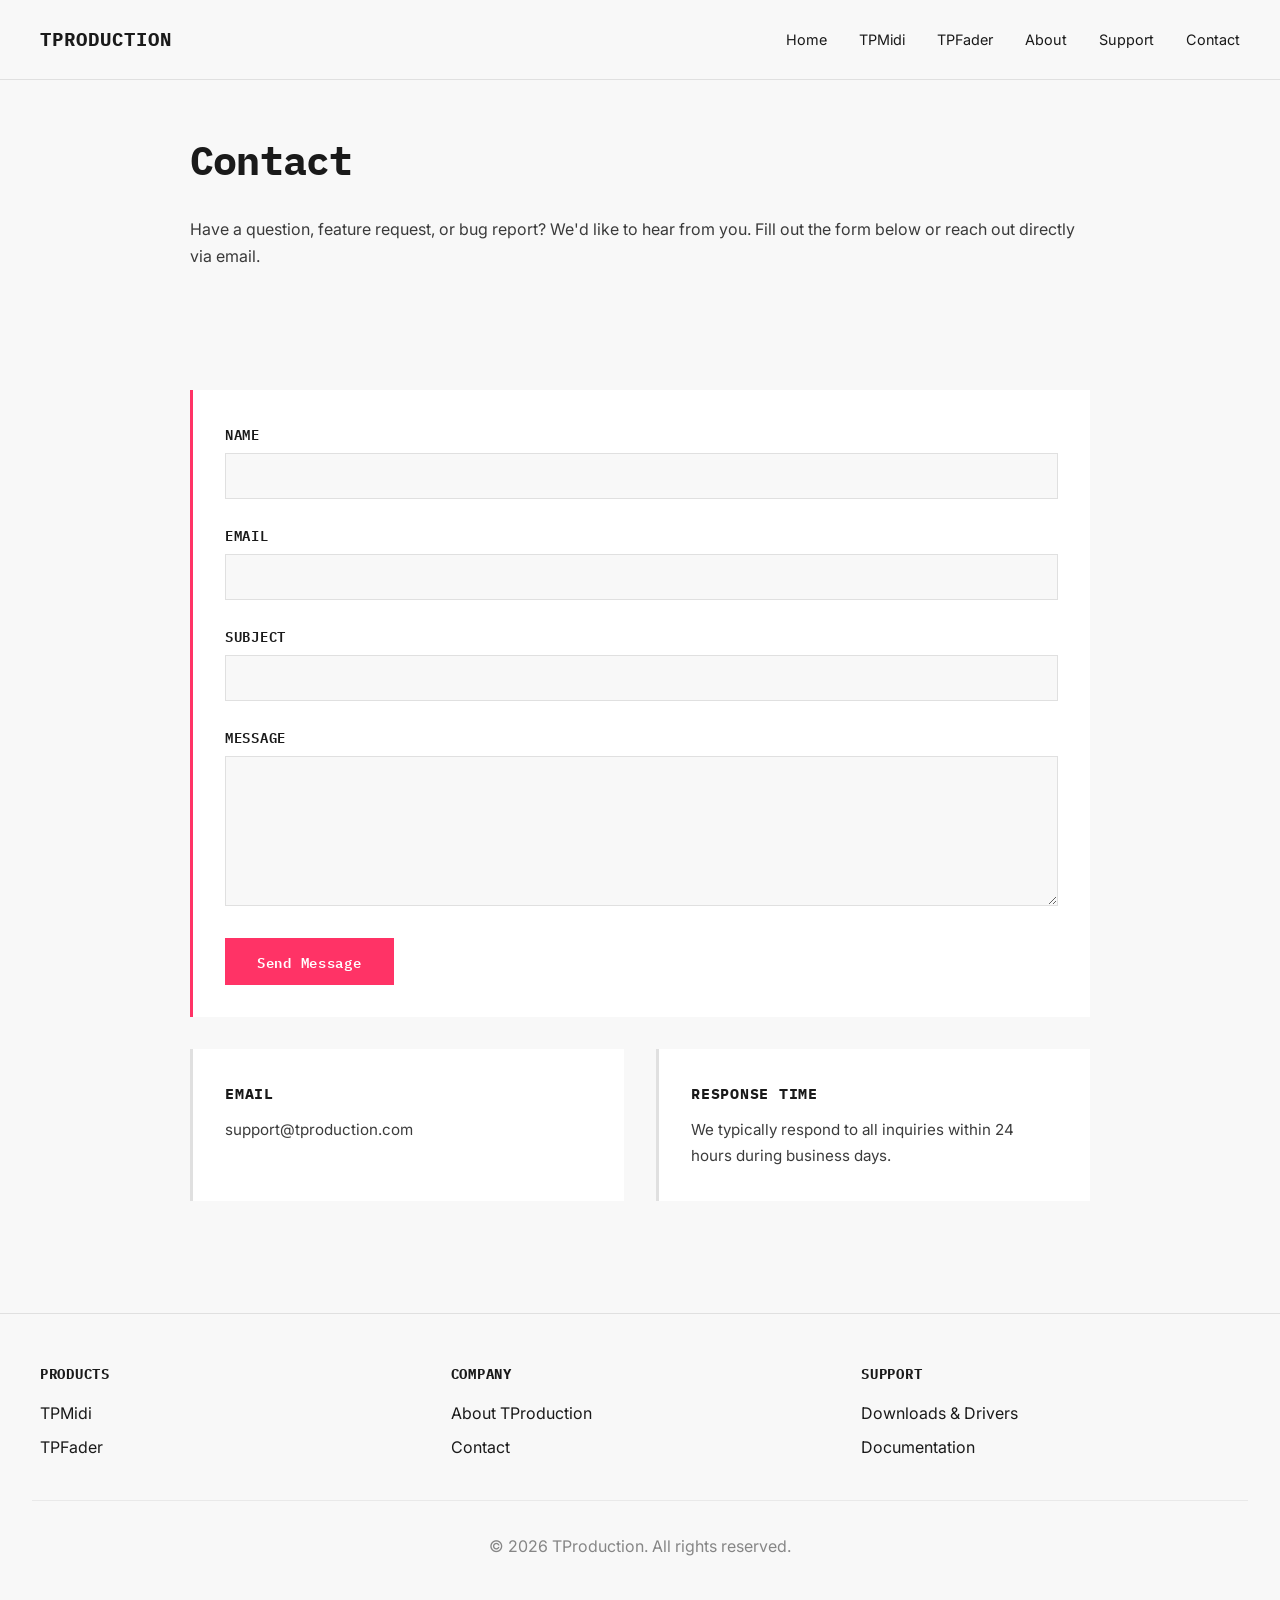
<file: contact.html>
<!DOCTYPE html>
<html lang="en">
<head>
  <meta charset="UTF-8">
  <meta name="viewport" content="width=device-width, initial-scale=1.0, viewport-fit=cover">
  <title>Contact TProduction</title>
  <link rel="stylesheet" href="https://fonts.googleapis.com/css2?family=IBM+Plex+Mono:wght@400;600;700&family=Inter:wght@400;500;600;700&display=swap">
  <style>
    :root {
      --bg-light: #f8f8f8;
      --bg-dark: #1a1a1a;
      --fg-light: #1a1a1a;
      --fg-dark: #f8f8f8;
      --accent: #ff3366;
      --border-light: #e0e0e0;
      --border-dark: #333333;
      --panel-light: #ffffff;
      --panel-dark: #252525;
      --font-display: 'IBM Plex Mono', monospace;
      --font-body: 'Inter', sans-serif;

      background-color: var(--bg-light);
      color: var(--fg-light);
      color-scheme: light;
    }

    @media (prefers-color-scheme: dark) {
      :root:not([data-theme="light"]) {
        background-color: var(--bg-dark);
        color: var(--fg-dark);
        color-scheme: dark;
      }
    }

    :root[data-theme="dark"] {
      background-color: var(--bg-dark);
      color: var(--fg-dark);
      color-scheme: dark;
    }

    body {
      font-family: var(--font-body);
      margin: 0;
      line-height: 1.6;
    }

    header {
      position: sticky;
      top: 0;
      z-index: 100;
      padding: 1.5rem 2rem;
      background-color: var(--bg-light);
      border-bottom: 1px solid var(--border-light);
      backdrop-filter: blur(8px);
    }

    @media (prefers-color-scheme: dark) {
      header:not([data-theme="light"]) {
        background-color: rgba(26, 26, 26, 0.95);
        border-bottom-color: var(--border-dark);
      }
    }

    :root[data-theme="dark"] header {
      background-color: rgba(26, 26, 26, 0.95);
      border-bottom-color: var(--border-dark);
    }

    nav {
      display: flex;
      justify-content: space-between;
      align-items: center;
      max-width: 1200px;
      margin: 0 auto;
    }

    .logo {
      font-family: var(--font-display);
      font-size: 1.2rem;
      font-weight: 700;
      letter-spacing: 0.05em;
      text-decoration: none;
      color: var(--fg-light);
    }

    @media (prefers-color-scheme: dark) {
      .logo:not([data-theme="light"]) {
        color: var(--fg-dark);
      }
    }

    :root[data-theme="dark"] .logo {
      color: var(--fg-dark);
    }

    nav ul {
      display: flex;
      list-style: none;
      margin: 0;
      padding: 0;
      gap: 2rem;
    }

    nav a {
      font-size: 0.9rem;
      text-decoration: none;
      color: var(--fg-light);
      transition: color 0.2s;
    }

    @media (prefers-color-scheme: dark) {
      nav a:not([data-theme="light"]) {
        color: var(--fg-dark);
      }
    }

    :root[data-theme="dark"] nav a {
      color: var(--fg-dark);
    }

    nav a:hover {
      color: var(--accent);
    }

    @media (max-width: 768px) {
      nav ul {
        display: none;
      }
    }

    main {
      padding: 0 2rem;
      max-width: 900px;
      margin: 0 auto;
    }

    section {
      padding: 3rem 0;
    }

    h1 {
      font-family: var(--font-display);
      font-size: 2.5rem;
      font-weight: 700;
      margin: 0 0 1.5rem 0;
      letter-spacing: -0.02em;
    }

    p {
      font-size: 1rem;
      opacity: 0.85;
      line-height: 1.7;
      margin: 0 0 1.5rem 0;
    }

    .contact-form {
      padding: 2rem;
      background-color: var(--panel-light);
      border-left: 3px solid var(--accent);
    }

    @media (prefers-color-scheme: dark) {
      .contact-form:not([data-theme="light"]) {
        background-color: var(--panel-dark);
      }
    }

    :root[data-theme="dark"] .contact-form {
      background-color: var(--panel-dark);
    }

    .form-group {
      margin-bottom: 1.5rem;
    }

    label {
      display: block;
      margin-bottom: 0.5rem;
      font-weight: 600;
      font-size: 0.9rem;
      text-transform: uppercase;
      letter-spacing: 0.05em;
      font-family: var(--font-display);
    }

    input, textarea {
      width: 100%;
      padding: 0.75rem;
      border: 1px solid var(--border-light);
      background-color: var(--bg-light);
      color: var(--fg-light);
      font-family: var(--font-body);
      font-size: 1rem;
      box-sizing: border-box;
    }

    @media (prefers-color-scheme: dark) {
      input:not([data-theme="light"]), textarea:not([data-theme="light"]) {
        background-color: rgba(255, 255, 255, 0.05);
        border-color: var(--border-dark);
        color: var(--fg-dark);
      }
    }

    :root[data-theme="dark"] input,
    :root[data-theme="dark"] textarea {
      background-color: rgba(255, 255, 255, 0.05);
      border-color: var(--border-dark);
      color: var(--fg-dark);
    }

    textarea {
      resize: vertical;
      min-height: 150px;
    }

    button {
      padding: 0.75rem 2rem;
      font-family: var(--font-display);
      font-size: 0.9rem;
      font-weight: 600;
      background-color: var(--accent);
      color: white;
      border: none;
      cursor: pointer;
      letter-spacing: 0.05em;
      transition: all 0.2s;
    }

    button:hover {
      background-color: #ff2e4a;
      transform: translateY(-2px);
    }

    button:active {
      transform: translateY(0);
    }

    .info-grid {
      display: grid;
      grid-template-columns: 1fr 1fr;
      gap: 2rem;
      margin-top: 2rem;
    }

    @media (max-width: 600px) {
      .info-grid {
        grid-template-columns: 1fr;
      }
    }

    .info-card {
      padding: 2rem;
      background-color: var(--panel-light);
      border-left: 3px solid var(--border-light);
    }

    @media (prefers-color-scheme: dark) {
      .info-card:not([data-theme="light"]) {
        background-color: var(--panel-dark);
      }
    }

    :root[data-theme="dark"] .info-card {
      background-color: var(--panel-dark);
    }

    .info-card h3 {
      font-family: var(--font-display);
      font-size: 0.95rem;
      font-weight: 700;
      margin: 0 0 0.75rem 0;
      text-transform: uppercase;
      letter-spacing: 0.05em;
    }

    .info-card p {
      margin: 0;
      font-size: 0.95rem;
    }

    .selectable {
      user-select: all;
      word-break: break-word;
    }

    footer {
      margin-top: 4rem;
      padding: 3rem 2rem;
      border-top: 1px solid var(--border-light);
    }

    @media (prefers-color-scheme: dark) {
      footer:not([data-theme="light"]) {
        border-top-color: var(--border-dark);
      }
    }

    :root[data-theme="dark"] footer {
      border-top-color: var(--border-dark);
    }

    .footer-content {
      max-width: 1200px;
      margin: 0 auto;
      display: grid;
      grid-template-columns: repeat(auto-fit, minmax(200px, 1fr));
      gap: 2rem;
      margin-bottom: 2rem;
    }

    footer a {
      color: var(--fg-light);
      text-decoration: none;
      display: block;
      margin-bottom: 0.5rem;
      transition: color 0.2s;
    }

    @media (prefers-color-scheme: dark) {
      footer a:not([data-theme="light"]) {
        color: var(--fg-dark);
      }
    }

    :root[data-theme="dark"] footer a {
      color: var(--fg-dark);
    }

    footer a:hover {
      color: var(--accent);
    }

    .footer-section h3 {
      font-family: var(--font-display);
      font-size: 0.9rem;
      font-weight: 700;
      margin: 0 0 1rem 0;
      text-transform: uppercase;
      letter-spacing: 0.05em;
    }

    .copyright {
      text-align: center;
      padding-top: 2rem;
      border-top: 1px solid var(--border-light);
      opacity: 0.6;
      font-size: 0.85rem;
    }

    @media (prefers-color-scheme: dark) {
      .copyright:not([data-theme="light"]) {
        border-top-color: var(--border-dark);
      }
    }

    :root[data-theme="dark"] .copyright {
      border-top-color: var(--border-dark);
    }

    @media (max-width: 600px) {
      header {
        padding: 1rem 1.5rem;
      }

      main {
        padding: 0 1.5rem;
      }

      h1 {
        font-size: 1.75rem;
      }
    }
  </style>
</head>
<body>
  <header>
    <nav>
      <a href="/" class="logo">TPRODUCTION</a>
      <ul>
        <li><a href="/">Home</a></li>
        <li><a href="/tpmidi">TPMidi</a></li>
        <li><a href="/tpfader">TPFader</a></li>
        <li><a href="/about">About</a></li>
        <li><a href="/support">Support</a></li>
        <li><a href="/contact">Contact</a></li>
      </ul>
    </nav>
  </header>

  <main>
    <section>
      <h1>Contact</h1>
      <p>Have a question, feature request, or bug report? We'd like to hear from you. Fill out the form below or reach out directly via email.</p>
    </section>

    <section>
      <form class="contact-form" onsubmit="handleSubmit(event)">
        <div class="form-group">
          <label for="name">Name</label>
          <input type="text" id="name" name="name" required>
        </div>

        <div class="form-group">
          <label for="email">Email</label>
          <input type="email" id="email" name="email" required>
        </div>

        <div class="form-group">
          <label for="subject">Subject</label>
          <input type="text" id="subject" name="subject" required>
        </div>

        <div class="form-group">
          <label for="message">Message</label>
          <textarea id="message" name="message" required></textarea>
        </div>

        <button type="submit">Send Message</button>
      </form>

      <div class="info-grid">
        <div class="info-card">
          <h3>Email</h3>
          <p class="selectable">support@tproduction.com</p>
        </div>

        <div class="info-card">
          <h3>Response Time</h3>
          <p>We typically respond to all inquiries within 24 hours during business days.</p>
        </div>
      </div>
    </section>
  </main>

  <footer>
    <div class="footer-content">
      <div class="footer-section">
        <h3>Products</h3>
        <a href="/tpmidi">TPMidi</a>
        <a href="/tpfader">TPFader</a>
      </div>
      <div class="footer-section">
        <h3>Company</h3>
        <a href="/about">About TProduction</a>
        <a href="/contact">Contact</a>
      </div>
      <div class="footer-section">
        <h3>Support</h3>
        <a href="/support">Downloads & Drivers</a>
        <a href="/support">Documentation</a>
      </div>
    </div>
    <div class="copyright">
      <p>&copy; 2026 TProduction. All rights reserved.</p>
    </div>
  </footer>

  <script>
    function handleSubmit(event) {
      event.preventDefault();

      const name = document.getElementById('name').value;
      const email = document.getElementById('email').value;
      const subject = document.getElementById('subject').value;
      const message = document.getElementById('message').value;

      // Reset form
      document.querySelector('form').reset();

      // Show confirmation (since we can't actually send emails)
      alert(`Thanks, ${name}! We've received your message and will get back to you at ${email} soon.`);
    }
  </script>
</body>
</html>
</file>
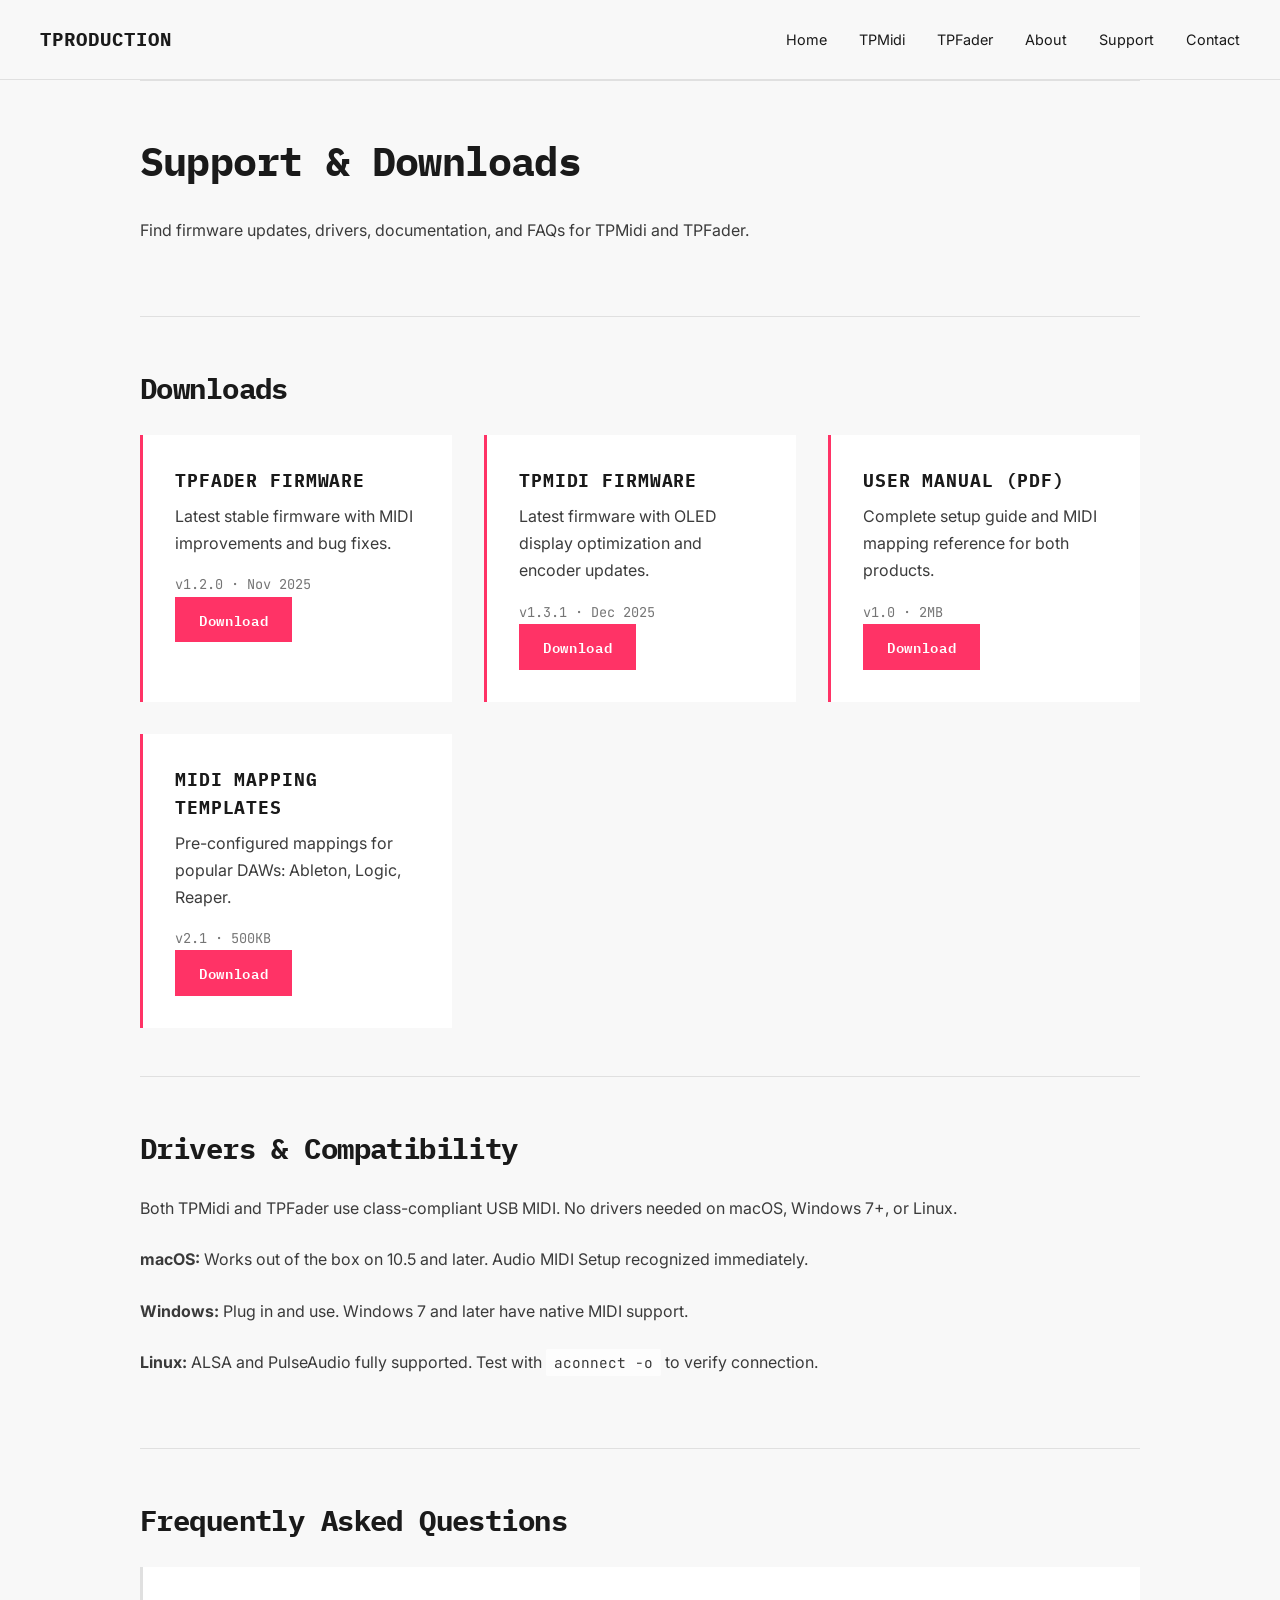
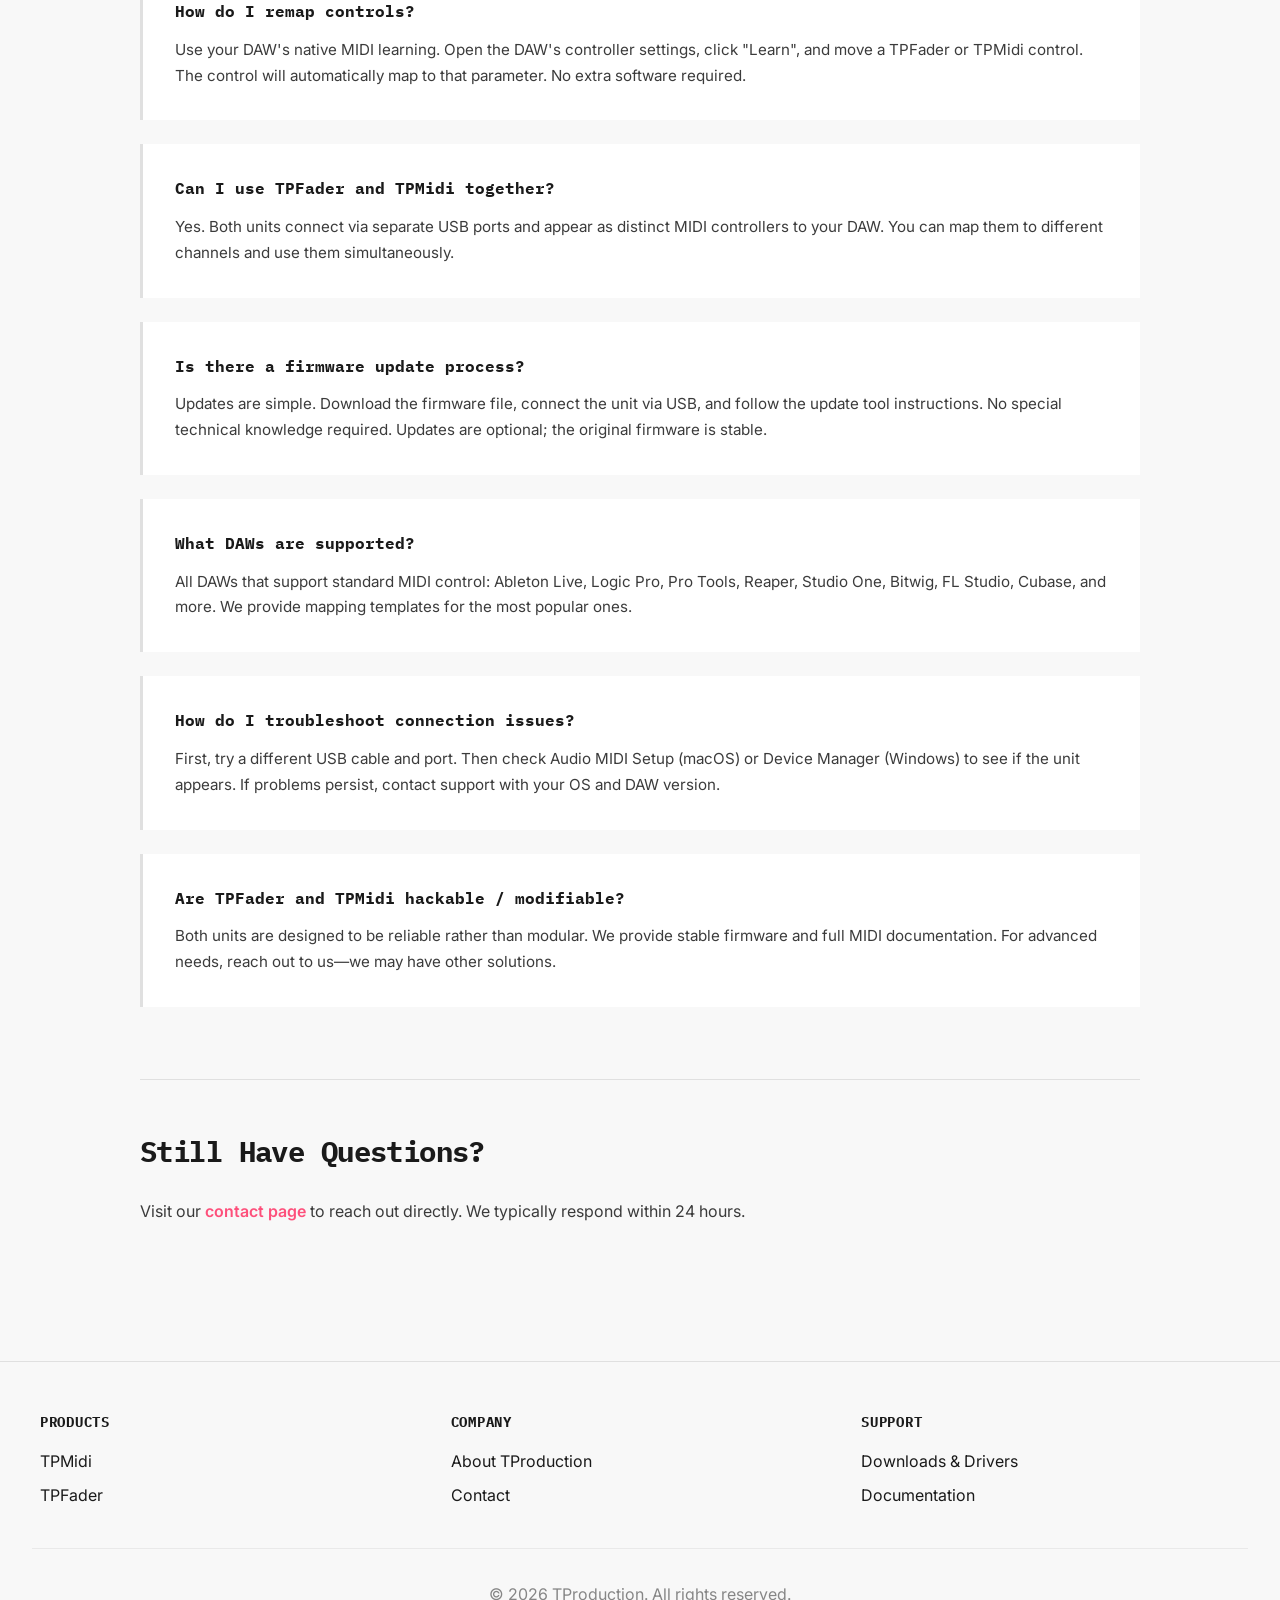
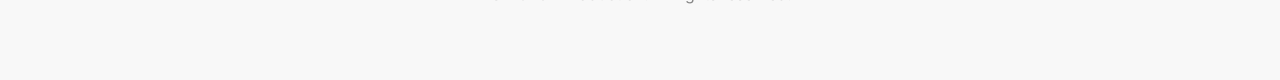
<file: support.html>
<!DOCTYPE html>
<html lang="en">
<head>
  <meta charset="UTF-8">
  <meta name="viewport" content="width=device-width, initial-scale=1.0, viewport-fit=cover">
  <title>Support & Downloads</title>
  <link rel="stylesheet" href="https://fonts.googleapis.com/css2?family=IBM+Plex+Mono:wght@400;600;700&family=Inter:wght@400;500;600;700&family=JetBrains+Mono:wght@400;600&display=swap">
  <style>
    :root {
      --bg-light: #f8f8f8;
      --bg-dark: #1a1a1a;
      --fg-light: #1a1a1a;
      --fg-dark: #f8f8f8;
      --accent: #ff3366;
      --border-light: #e0e0e0;
      --border-dark: #333333;
      --panel-light: #ffffff;
      --panel-dark: #252525;
      --font-display: 'IBM Plex Mono', monospace;
      --font-body: 'Inter', sans-serif;
      --font-code: 'JetBrains Mono', monospace;

      background-color: var(--bg-light);
      color: var(--fg-light);
      color-scheme: light;
    }

    @media (prefers-color-scheme: dark) {
      :root:not([data-theme="light"]) {
        background-color: var(--bg-dark);
        color: var(--fg-dark);
        color-scheme: dark;
      }
    }

    :root[data-theme="dark"] {
      background-color: var(--bg-dark);
      color: var(--fg-dark);
      color-scheme: dark;
    }

    body {
      font-family: var(--font-body);
      margin: 0;
      line-height: 1.6;
    }

    header {
      position: sticky;
      top: 0;
      z-index: 100;
      padding: 1.5rem 2rem;
      background-color: var(--bg-light);
      border-bottom: 1px solid var(--border-light);
      backdrop-filter: blur(8px);
    }

    @media (prefers-color-scheme: dark) {
      header:not([data-theme="light"]) {
        background-color: rgba(26, 26, 26, 0.95);
        border-bottom-color: var(--border-dark);
      }
    }

    :root[data-theme="dark"] header {
      background-color: rgba(26, 26, 26, 0.95);
      border-bottom-color: var(--border-dark);
    }

    nav {
      display: flex;
      justify-content: space-between;
      align-items: center;
      max-width: 1200px;
      margin: 0 auto;
    }

    .logo {
      font-family: var(--font-display);
      font-size: 1.2rem;
      font-weight: 700;
      letter-spacing: 0.05em;
      text-decoration: none;
      color: var(--fg-light);
    }

    @media (prefers-color-scheme: dark) {
      .logo:not([data-theme="light"]) {
        color: var(--fg-dark);
      }
    }

    :root[data-theme="dark"] .logo {
      color: var(--fg-dark);
    }

    nav ul {
      display: flex;
      list-style: none;
      margin: 0;
      padding: 0;
      gap: 2rem;
    }

    nav a {
      font-size: 0.9rem;
      text-decoration: none;
      color: var(--fg-light);
      transition: color 0.2s;
    }

    @media (prefers-color-scheme: dark) {
      nav a:not([data-theme="light"]) {
        color: var(--fg-dark);
      }
    }

    :root[data-theme="dark"] nav a {
      color: var(--fg-dark);
    }

    nav a:hover {
      color: var(--accent);
    }

    @media (max-width: 768px) {
      nav ul {
        display: none;
      }
    }

    main {
      padding: 0 2rem;
      max-width: 1000px;
      margin: 0 auto;
    }

    section {
      padding: 3rem 0;
      border-top: 1px solid var(--border-light);
    }

    @media (prefers-color-scheme: dark) {
      section:not([data-theme="light"]) {
        border-top-color: var(--border-dark);
      }
    }

    :root[data-theme="dark"] section {
      border-top-color: var(--border-dark);
    }

    h1, h2 {
      font-family: var(--font-display);
      font-weight: 700;
      letter-spacing: -0.02em;
      margin: 0 0 1.5rem 0;
    }

    h1 {
      font-size: 2.5rem;
    }

    h2 {
      font-size: 1.8rem;
    }

    p {
      font-size: 1rem;
      opacity: 0.85;
      line-height: 1.7;
      margin: 0 0 1.5rem 0;
    }

    .download-grid {
      display: grid;
      grid-template-columns: repeat(auto-fit, minmax(250px, 1fr));
      gap: 2rem;
    }

    .download-card {
      padding: 2rem;
      background-color: var(--panel-light);
      border-left: 3px solid var(--accent);
    }

    @media (prefers-color-scheme: dark) {
      .download-card:not([data-theme="light"]) {
        background-color: var(--panel-dark);
      }
    }

    :root[data-theme="dark"] .download-card {
      background-color: var(--panel-dark);
    }

    .download-card h3 {
      font-family: var(--font-display);
      font-size: 1.1rem;
      font-weight: 700;
      margin: 0 0 0.5rem 0;
      text-transform: uppercase;
      letter-spacing: 0.05em;
    }

    .download-card p {
      margin: 0 0 1rem 0;
    }

    .download-btn {
      display: inline-block;
      padding: 0.75rem 1.5rem;
      font-family: var(--font-display);
      font-size: 0.85rem;
      font-weight: 600;
      background-color: var(--accent);
      color: white;
      text-decoration: none;
      border: none;
      cursor: pointer;
      letter-spacing: 0.05em;
      transition: all 0.2s;
    }

    .download-btn:hover {
      background-color: #ff2e4a;
      transform: translateY(-2px);
    }

    .faq {
      padding: 2rem;
      background-color: var(--panel-light);
      margin-bottom: 1.5rem;
      border-left: 3px solid var(--border-light);
    }

    @media (prefers-color-scheme: dark) {
      .faq:not([data-theme="light"]) {
        background-color: var(--panel-dark);
      }
    }

    :root[data-theme="dark"] .faq {
      background-color: var(--panel-dark);
    }

    .faq h3 {
      font-family: var(--font-display);
      font-size: 1rem;
      font-weight: 700;
      margin: 0 0 0.75rem 0;
    }

    .faq p {
      margin: 0;
      font-size: 0.95rem;
    }

    footer {
      margin-top: 4rem;
      padding: 3rem 2rem;
      border-top: 1px solid var(--border-light);
    }

    @media (prefers-color-scheme: dark) {
      footer:not([data-theme="light"]) {
        border-top-color: var(--border-dark);
      }
    }

    :root[data-theme="dark"] footer {
      border-top-color: var(--border-dark);
    }

    .footer-content {
      max-width: 1200px;
      margin: 0 auto;
      display: grid;
      grid-template-columns: repeat(auto-fit, minmax(200px, 1fr));
      gap: 2rem;
      margin-bottom: 2rem;
    }

    footer a {
      color: var(--fg-light);
      text-decoration: none;
      display: block;
      margin-bottom: 0.5rem;
      transition: color 0.2s;
    }

    @media (prefers-color-scheme: dark) {
      footer a:not([data-theme="light"]) {
        color: var(--fg-dark);
      }
    }

    :root[data-theme="dark"] footer a {
      color: var(--fg-dark);
    }

    footer a:hover {
      color: var(--accent);
    }

    .footer-section h3 {
      font-family: var(--font-display);
      font-size: 0.9rem;
      font-weight: 700;
      margin: 0 0 1rem 0;
      text-transform: uppercase;
      letter-spacing: 0.05em;
    }

    .copyright {
      text-align: center;
      padding-top: 2rem;
      border-top: 1px solid var(--border-light);
      opacity: 0.6;
      font-size: 0.85rem;
    }

    @media (prefers-color-scheme: dark) {
      .copyright:not([data-theme="light"]) {
        border-top-color: var(--border-dark);
      }
    }

    :root[data-theme="dark"] .copyright {
      border-top-color: var(--border-dark);
    }

    @media (max-width: 600px) {
      header {
        padding: 1rem 1.5rem;
      }

      main {
        padding: 0 1.5rem;
      }

      h1 {
        font-size: 1.75rem;
      }
    }
  </style>
</head>
<body>
  <header>
    <nav>
      <a href="/" class="logo">TPRODUCTION</a>
      <ul>
        <li><a href="/">Home</a></li>
        <li><a href="/tpmidi">TPMidi</a></li>
        <li><a href="/tpfader">TPFader</a></li>
        <li><a href="/about">About</a></li>
        <li><a href="/support">Support</a></li>
        <li><a href="/contact">Contact</a></li>
      </ul>
    </nav>
  </header>

  <main>
    <section>
      <h1>Support & Downloads</h1>
      <p>Find firmware updates, drivers, documentation, and FAQs for TPMidi and TPFader.</p>
    </section>

    <section>
      <h2>Downloads</h2>
      <div class="download-grid">
        <div class="download-card">
          <h3>TPFader Firmware</h3>
          <p>Latest stable firmware with MIDI improvements and bug fixes.</p>
          <p style="font-family: var(--font-code); font-size: 0.85rem; opacity: 0.6; margin: 0;">v1.2.0 · Nov 2025</p>
          <a href="#" class="download-btn">Download</a>
        </div>
        <div class="download-card">
          <h3>TPMidi Firmware</h3>
          <p>Latest firmware with OLED display optimization and encoder updates.</p>
          <p style="font-family: var(--font-code); font-size: 0.85rem; opacity: 0.6; margin: 0;">v1.3.1 · Dec 2025</p>
          <a href="#" class="download-btn">Download</a>
        </div>
        <div class="download-card">
          <h3>User Manual (PDF)</h3>
          <p>Complete setup guide and MIDI mapping reference for both products.</p>
          <p style="font-family: var(--font-code); font-size: 0.85rem; opacity: 0.6; margin: 0;">v1.0 · 2MB</p>
          <a href="#" class="download-btn">Download</a>
        </div>
        <div class="download-card">
          <h3>MIDI Mapping Templates</h3>
          <p>Pre-configured mappings for popular DAWs: Ableton, Logic, Reaper.</p>
          <p style="font-family: var(--font-code); font-size: 0.85rem; opacity: 0.6; margin: 0;">v2.1 · 500KB</p>
          <a href="#" class="download-btn">Download</a>
        </div>
      </div>
    </section>

    <section>
      <h2>Drivers & Compatibility</h2>
      <p>Both TPMidi and TPFader use class-compliant USB MIDI. No drivers needed on macOS, Windows 7+, or Linux.</p>
      <p><strong>macOS:</strong> Works out of the box on 10.5 and later. Audio MIDI Setup recognized immediately.</p>
      <p><strong>Windows:</strong> Plug in and use. Windows 7 and later have native MIDI support.</p>
      <p><strong>Linux:</strong> ALSA and PulseAudio fully supported. Test with <code style="background: var(--panel-light); padding: 0.25rem 0.5rem; border-radius: 2px; font-family: var(--font-code); font-size: 0.9rem;">aconnect -o</code> to verify connection.</p>
    </section>

    <section>
      <h2>Frequently Asked Questions</h2>

      <div class="faq">
        <h3>How do I remap controls?</h3>
        <p>Use your DAW's native MIDI learning. Open the DAW's controller settings, click "Learn", and move a TPFader or TPMidi control. The control will automatically map to that parameter. No extra software required.</p>
      </div>

      <div class="faq">
        <h3>Can I use TPFader and TPMidi together?</h3>
        <p>Yes. Both units connect via separate USB ports and appear as distinct MIDI controllers to your DAW. You can map them to different channels and use them simultaneously.</p>
      </div>

      <div class="faq">
        <h3>Is there a firmware update process?</h3>
        <p>Updates are simple. Download the firmware file, connect the unit via USB, and follow the update tool instructions. No special technical knowledge required. Updates are optional; the original firmware is stable.</p>
      </div>

      <div class="faq">
        <h3>What DAWs are supported?</h3>
        <p>All DAWs that support standard MIDI control: Ableton Live, Logic Pro, Pro Tools, Reaper, Studio One, Bitwig, FL Studio, Cubase, and more. We provide mapping templates for the most popular ones.</p>
      </div>

      <div class="faq">
        <h3>How do I troubleshoot connection issues?</h3>
        <p>First, try a different USB cable and port. Then check Audio MIDI Setup (macOS) or Device Manager (Windows) to see if the unit appears. If problems persist, contact support with your OS and DAW version.</p>
      </div>

      <div class="faq">
        <h3>Are TPFader and TPMidi hackable / modifiable?</h3>
        <p>Both units are designed to be reliable rather than modular. We provide stable firmware and full MIDI documentation. For advanced needs, reach out to us—we may have other solutions.</p>
      </div>
    </section>

    <section>
      <h2>Still Have Questions?</h2>
      <p>Visit our <a href="/contact" style="color: var(--accent); text-decoration: none; font-weight: 600;">contact page</a> to reach out directly. We typically respond within 24 hours.</p>
    </section>
  </main>

  <footer>
    <div class="footer-content">
      <div class="footer-section">
        <h3>Products</h3>
        <a href="/tpmidi">TPMidi</a>
        <a href="/tpfader">TPFader</a>
      </div>
      <div class="footer-section">
        <h3>Company</h3>
        <a href="/about">About TProduction</a>
        <a href="/contact">Contact</a>
      </div>
      <div class="footer-section">
        <h3>Support</h3>
        <a href="/support">Downloads & Drivers</a>
        <a href="/support">Documentation</a>
      </div>
    </div>
    <div class="copyright">
      <p>&copy; 2026 TProduction. All rights reserved.</p>
    </div>
  </footer>
</body>
</html>
</file>
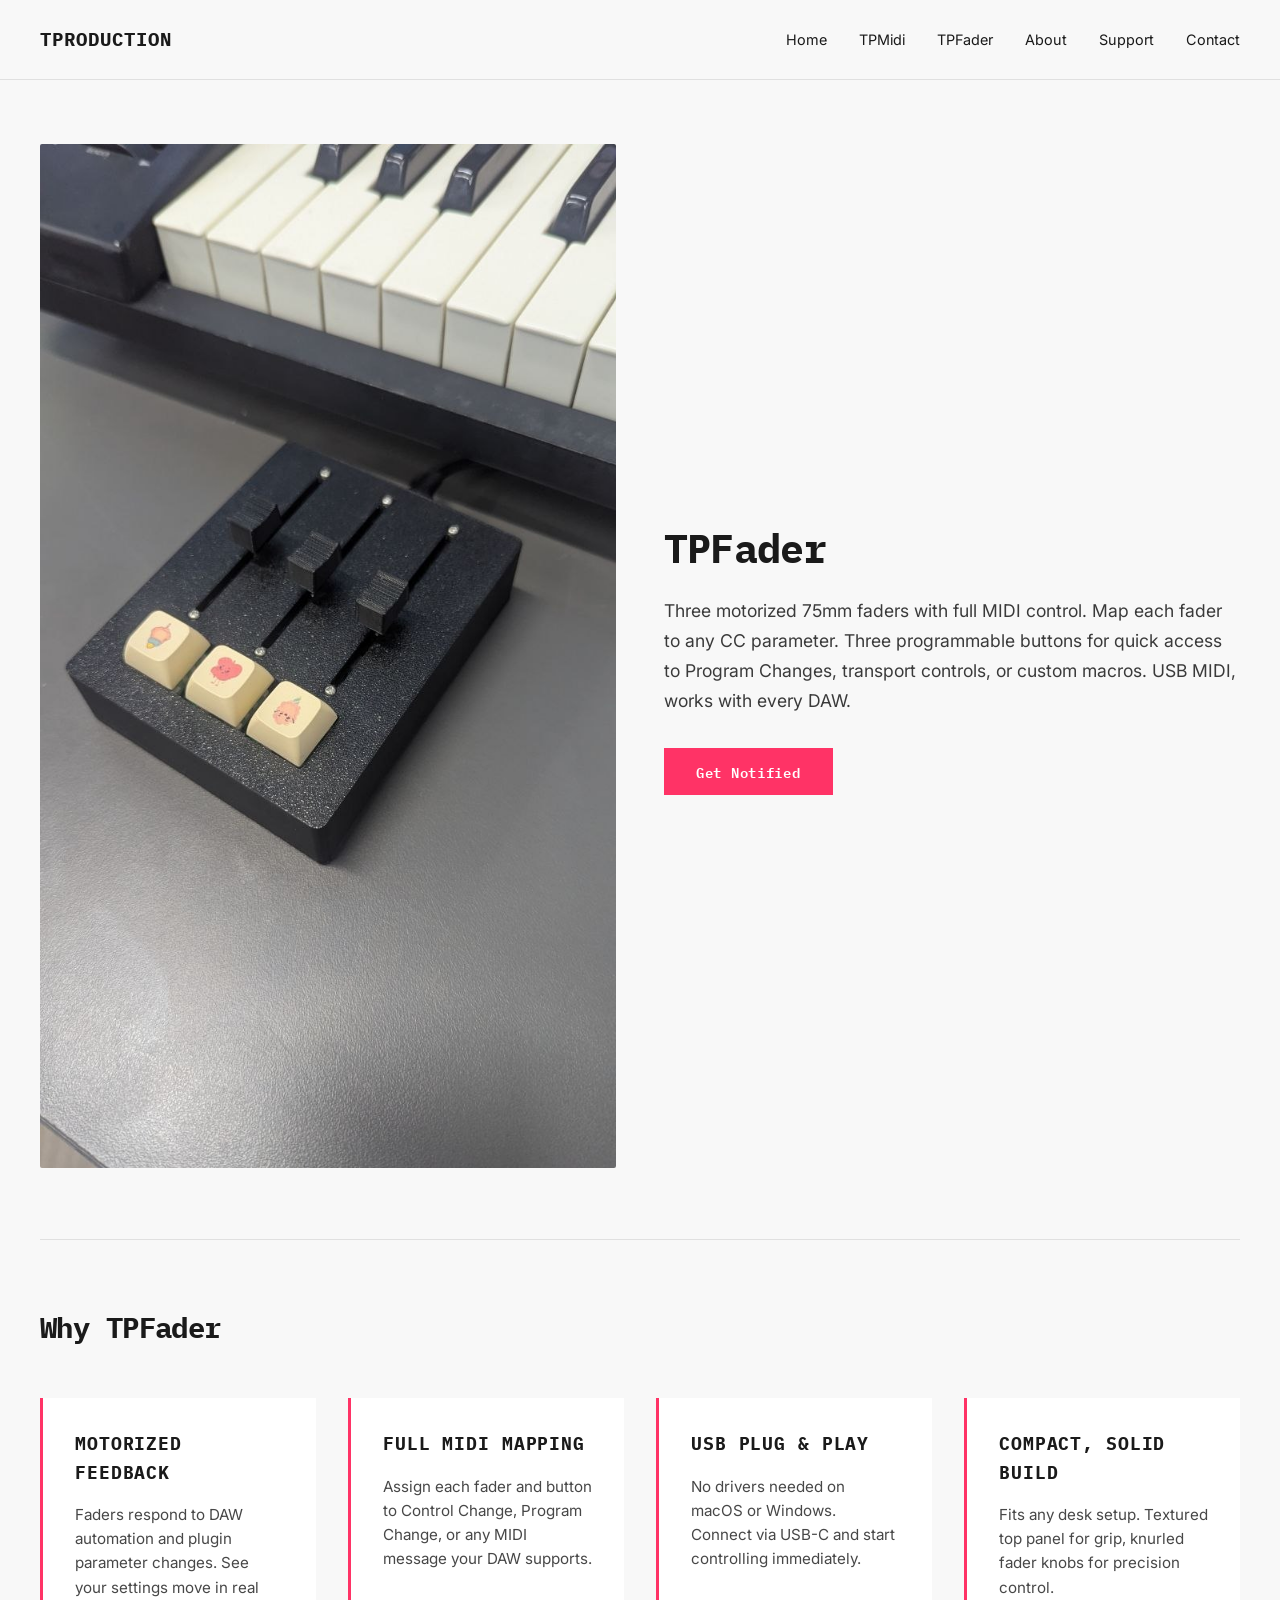
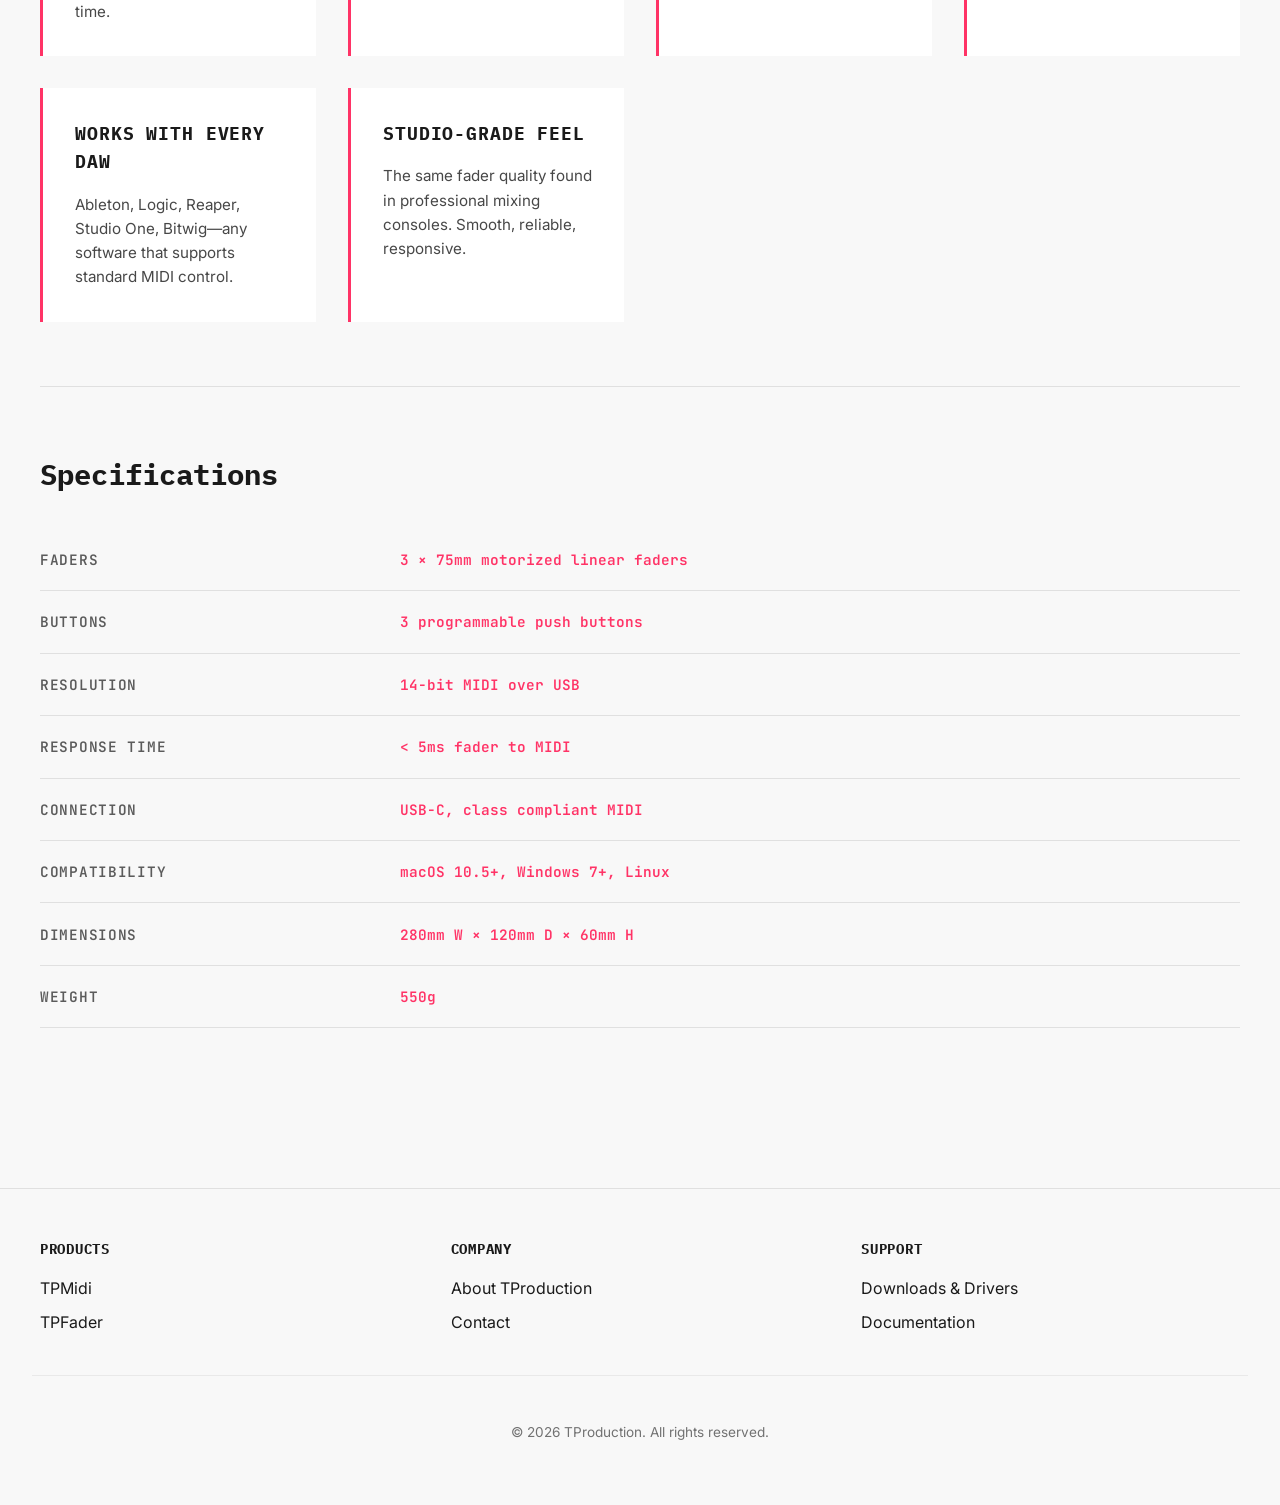
<file: tpfader.html>
<!DOCTYPE html>
<html lang="en">
<head>
  <meta charset="UTF-8">
  <meta name="viewport" content="width=device-width, initial-scale=1.0, viewport-fit=cover">
  <title>TPFader — Music Production Hardware</title>
  <link rel="stylesheet" href="https://fonts.googleapis.com/css2?family=IBM+Plex+Mono:wght@400;600;700&family=Inter:wght@400;500;600;700&family=JetBrains+Mono:wght@400;600&display=swap">
  <style>
    :root {
      --bg-light: #f8f8f8;
      --bg-dark: #1a1a1a;
      --fg-light: #1a1a1a;
      --fg-dark: #f8f8f8;
      --accent: #ff3366;
      --accent-dark: #ff2e4a;
      --border-light: #e0e0e0;
      --border-dark: #333333;
      --panel-light: #ffffff;
      --panel-dark: #252525;

      --font-display: 'IBM Plex Mono', monospace;
      --font-body: 'Inter', sans-serif;
      --font-code: 'JetBrains Mono', monospace;

      background-color: var(--bg-light);
      color: var(--fg-light);
      color-scheme: light;
    }

    @media (prefers-color-scheme: dark) {
      :root:not([data-theme="light"]) {
        background-color: var(--bg-dark);
        color: var(--fg-dark);
        color-scheme: dark;
      }
    }

    :root[data-theme="dark"] {
      background-color: var(--bg-dark);
      color: var(--fg-dark);
      color-scheme: dark;
    }

    body {
      font-family: var(--font-body);
      margin: 0;
      line-height: 1.6;
    }

    /* Header */
    header {
      position: sticky;
      top: 0;
      z-index: 100;
      padding: 1.5rem 2rem;
      background-color: var(--bg-light);
      border-bottom: 1px solid var(--border-light);
      backdrop-filter: blur(8px);
    }

    @media (prefers-color-scheme: dark) {
      header:not([data-theme="light"]) {
        background-color: rgba(26, 26, 26, 0.95);
        border-bottom-color: var(--border-dark);
      }
    }

    :root[data-theme="dark"] header {
      background-color: rgba(26, 26, 26, 0.95);
      border-bottom-color: var(--border-dark);
    }

    nav {
      display: flex;
      justify-content: space-between;
      align-items: center;
      max-width: 1200px;
      margin: 0 auto;
    }

    .logo {
      font-family: var(--font-display);
      font-size: 1.2rem;
      font-weight: 700;
      letter-spacing: 0.05em;
      text-decoration: none;
      color: var(--fg-light);
    }

    @media (prefers-color-scheme: dark) {
      .logo:not([data-theme="light"]) {
        color: var(--fg-dark);
      }
    }

    :root[data-theme="dark"] .logo {
      color: var(--fg-dark);
    }

    nav ul {
      display: flex;
      list-style: none;
      margin: 0;
      padding: 0;
      gap: 2rem;
    }

    nav a {
      font-size: 0.9rem;
      text-decoration: none;
      color: var(--fg-light);
      transition: color 0.2s;
    }

    @media (prefers-color-scheme: dark) {
      nav a:not([data-theme="light"]) {
        color: var(--fg-dark);
      }
    }

    :root[data-theme="dark"] nav a {
      color: var(--fg-dark);
    }

    nav a:hover {
      color: var(--accent);
    }

    @media (max-width: 768px) {
      nav ul {
        display: none;
      }
    }

    /* Main Content */
    main {
      padding: 0 2rem;
      max-width: 1200px;
      margin: 0 auto;
    }

    /* Hero Section */
    .hero {
      display: grid;
      grid-template-columns: 1fr 1fr;
      gap: 3rem;
      align-items: center;
      padding: 4rem 0;
    }

    @media (max-width: 768px) {
      .hero {
        grid-template-columns: 1fr;
        gap: 2rem;
      }
    }

    .hero-image {
      width: 100%;
      max-width: 100%;
      height: auto;
      border-radius: 2px;
      background-color: var(--panel-light);
    }

    @media (prefers-color-scheme: dark) {
      .hero-image:not([data-theme="light"]) {
        background-color: var(--panel-dark);
      }
    }

    :root[data-theme="dark"] .hero-image {
      background-color: var(--panel-dark);
    }

    .hero-text h1 {
      font-family: var(--font-display);
      font-size: 2.5rem;
      font-weight: 700;
      margin: 0 0 1.5rem 0;
      letter-spacing: -0.02em;
      line-height: 1.2;
    }

    .hero-text p {
      font-size: 1.1rem;
      opacity: 0.85;
      margin: 0 0 2rem 0;
      line-height: 1.7;
    }

    .cta-button {
      padding: 0.75rem 2rem;
      font-family: var(--font-display);
      font-size: 0.9rem;
      font-weight: 600;
      border: none;
      cursor: pointer;
      transition: all 0.2s;
      text-decoration: none;
      display: inline-block;
      letter-spacing: 0.05em;
      margin-right: 1rem;
    }

    .cta-primary {
      background-color: var(--accent);
      color: white;
    }

    .cta-primary:hover {
      background-color: var(--accent-dark);
      transform: translateY(-2px);
    }

    /* Features Grid */
    .features {
      padding: 4rem 0;
      border-top: 1px solid var(--border-light);
    }

    @media (prefers-color-scheme: dark) {
      .features:not([data-theme="light"]) {
        border-top-color: var(--border-dark);
      }
    }

    :root[data-theme="dark"] .features {
      border-top-color: var(--border-dark);
    }

    .features h2 {
      font-family: var(--font-display);
      font-size: 1.8rem;
      font-weight: 700;
      margin: 0 0 3rem 0;
      letter-spacing: -0.02em;
    }

    .feature-grid {
      display: grid;
      grid-template-columns: repeat(auto-fit, minmax(250px, 1fr));
      gap: 2rem;
    }

    .feature-item {
      padding: 2rem;
      background-color: var(--panel-light);
      border-left: 3px solid var(--accent);
    }

    @media (prefers-color-scheme: dark) {
      .feature-item:not([data-theme="light"]) {
        background-color: var(--panel-dark);
      }
    }

    :root[data-theme="dark"] .feature-item {
      background-color: var(--panel-dark);
    }

    .feature-item h3 {
      font-family: var(--font-display);
      font-size: 1.1rem;
      font-weight: 700;
      margin: 0 0 1rem 0;
      text-transform: uppercase;
      letter-spacing: 0.05em;
    }

    .feature-item p {
      font-size: 0.95rem;
      opacity: 0.8;
      margin: 0;
      line-height: 1.6;
    }

    /* Specifications Table */
    .specifications {
      padding: 4rem 0;
      border-top: 1px solid var(--border-light);
    }

    @media (prefers-color-scheme: dark) {
      .specifications:not([data-theme="light"]) {
        border-top-color: var(--border-dark);
      }
    }

    :root[data-theme="dark"] .specifications {
      border-top-color: var(--border-dark);
    }

    .specifications h2 {
      font-family: var(--font-display);
      font-size: 1.8rem;
      font-weight: 700;
      margin: 0 0 2rem 0;
    }

    .specs-table {
      font-family: var(--font-code);
      font-size: 0.9rem;
      width: 100%;
      border-collapse: collapse;
    }

    .specs-table tr {
      border-bottom: 1px solid var(--border-light);
    }

    @media (prefers-color-scheme: dark) {
      .specs-table tr:not([data-theme="light"]) {
        border-bottom-color: var(--border-dark);
      }
    }

    :root[data-theme="dark"] .specs-table tr {
      border-bottom-color: var(--border-dark);
    }

    .specs-table td {
      padding: 1.2rem 0;
      vertical-align: top;
    }

    .specs-label {
      font-weight: 600;
      text-transform: uppercase;
      letter-spacing: 0.05em;
      opacity: 0.7;
      width: 30%;
    }

    .specs-value {
      color: var(--accent);
      font-weight: 600;
    }


    /* Footer */
    footer {
      margin-top: 6rem;
      padding: 3rem 2rem;
      border-top: 1px solid var(--border-light);
    }

    @media (prefers-color-scheme: dark) {
      footer:not([data-theme="light"]) {
        border-top-color: var(--border-dark);
      }
    }

    :root[data-theme="dark"] footer {
      border-top-color: var(--border-dark);
    }

    .footer-content {
      max-width: 1200px;
      margin: 0 auto;
      display: grid;
      grid-template-columns: repeat(auto-fit, minmax(200px, 1fr));
      gap: 2rem;
      margin-bottom: 2rem;
    }

    footer a {
      color: var(--fg-light);
      text-decoration: none;
      display: block;
      margin-bottom: 0.5rem;
      transition: color 0.2s;
    }

    @media (prefers-color-scheme: dark) {
      footer a:not([data-theme="light"]) {
        color: var(--fg-dark);
      }
    }

    :root[data-theme="dark"] footer a {
      color: var(--fg-dark);
    }

    footer a:hover {
      color: var(--accent);
    }

    .footer-section h3 {
      font-family: var(--font-display);
      font-size: 0.9rem;
      font-weight: 700;
      margin: 0 0 1rem 0;
      text-transform: uppercase;
      letter-spacing: 0.05em;
    }

    .copyright {
      text-align: center;
      padding-top: 2rem;
      border-top: 1px solid var(--border-light);
      opacity: 0.6;
      font-size: 0.85rem;
    }

    @media (prefers-color-scheme: dark) {
      .copyright:not([data-theme="light"]) {
        border-top-color: var(--border-dark);
      }
    }

    :root[data-theme="dark"] .copyright {
      border-top-color: var(--border-dark);
    }

    @media (max-width: 600px) {
      header {
        padding: 1rem 1.5rem;
      }

      main {
        padding: 0 1.5rem;
      }

      .hero {
        padding: 2rem 0;
      }

      .hero-text h1 {
        font-size: 1.75rem;
      }

      .fader-group {
        height: 250px;
      }
    }
  </style>
</head>
<body>
  <header>
    <nav>
      <a href="/" class="logo">TPRODUCTION</a>
      <ul>
        <li><a href="/">Home</a></li>
        <li><a href="/tpmidi">TPMidi</a></li>
        <li><a href="/tpfader">TPFader</a></li>
        <li><a href="/about">About</a></li>
        <li><a href="/support">Support</a></li>
        <li><a href="/contact">Contact</a></li>
      </ul>
    </nav>
  </header>

  <main>
    <!-- Hero Section -->
    <section class="hero">
      <div>
        <img src="assets/tpfader.jpg" alt="TPFader with three 75mm motorized faders and three buttons on dark textured surface" class="hero-image" width="500" height="500">
      </div>
      <div class="hero-text">
        <h1>TPFader</h1>
        <p>Three motorized 75mm faders with full MIDI control. Map each fader to any CC parameter. Three programmable buttons for quick access to Program Changes, transport controls, or custom macros. USB MIDI, works with every DAW.</p>
        <button class="cta-button cta-primary">Get Notified</button>
      </div>
    </section>

    <!-- Features Section -->
    <section class="features">
      <h2>Why TPFader</h2>
      <div class="feature-grid">
        <div class="feature-item">
          <h3>Motorized Feedback</h3>
          <p>Faders respond to DAW automation and plugin parameter changes. See your settings move in real time.</p>
        </div>
        <div class="feature-item">
          <h3>Full MIDI Mapping</h3>
          <p>Assign each fader and button to Control Change, Program Change, or any MIDI message your DAW supports.</p>
        </div>
        <div class="feature-item">
          <h3>USB Plug & Play</h3>
          <p>No drivers needed on macOS or Windows. Connect via USB-C and start controlling immediately.</p>
        </div>
        <div class="feature-item">
          <h3>Compact, Solid Build</h3>
          <p>Fits any desk setup. Textured top panel for grip, knurled fader knobs for precision control.</p>
        </div>
        <div class="feature-item">
          <h3>Works With Every DAW</h3>
          <p>Ableton, Logic, Reaper, Studio One, Bitwig—any software that supports standard MIDI control.</p>
        </div>
        <div class="feature-item">
          <h3>Studio-Grade Feel</h3>
          <p>The same fader quality found in professional mixing consoles. Smooth, reliable, responsive.</p>
        </div>
      </div>
    </section>

    <!-- Specifications -->
    <section class="specifications">
      <h2>Specifications</h2>
      <table class="specs-table">
        <tr>
          <td class="specs-label">Faders</td>
          <td class="specs-value">3 × 75mm motorized linear faders</td>
        </tr>
        <tr>
          <td class="specs-label">Buttons</td>
          <td class="specs-value">3 programmable push buttons</td>
        </tr>
        <tr>
          <td class="specs-label">Resolution</td>
          <td class="specs-value">14-bit MIDI over USB</td>
        </tr>
        <tr>
          <td class="specs-label">Response Time</td>
          <td class="specs-value">&lt; 5ms fader to MIDI</td>
        </tr>
        <tr>
          <td class="specs-label">Connection</td>
          <td class="specs-value">USB-C, class compliant MIDI</td>
        </tr>
        <tr>
          <td class="specs-label">Compatibility</td>
          <td class="specs-value">macOS 10.5+, Windows 7+, Linux</td>
        </tr>
        <tr>
          <td class="specs-label">Dimensions</td>
          <td class="specs-value">280mm W × 120mm D × 60mm H</td>
        </tr>
        <tr>
          <td class="specs-label">Weight</td>
          <td class="specs-value">550g</td>
        </tr>
      </table>
    </section>

  </main>

  <footer>
    <div class="footer-content">
      <div class="footer-section">
        <h3>Products</h3>
        <a href="/tpmidi">TPMidi</a>
        <a href="/tpfader">TPFader</a>
      </div>
      <div class="footer-section">
        <h3>Company</h3>
        <a href="/about">About TProduction</a>
        <a href="/contact">Contact</a>
      </div>
      <div class="footer-section">
        <h3>Support</h3>
        <a href="/support">Downloads & Drivers</a>
        <a href="/support">Documentation</a>
      </div>
    </div>
    <div class="copyright">
      <p>&copy; 2026 TProduction. All rights reserved.</p>
    </div>
  </footer>

</body>
</html>
</file>
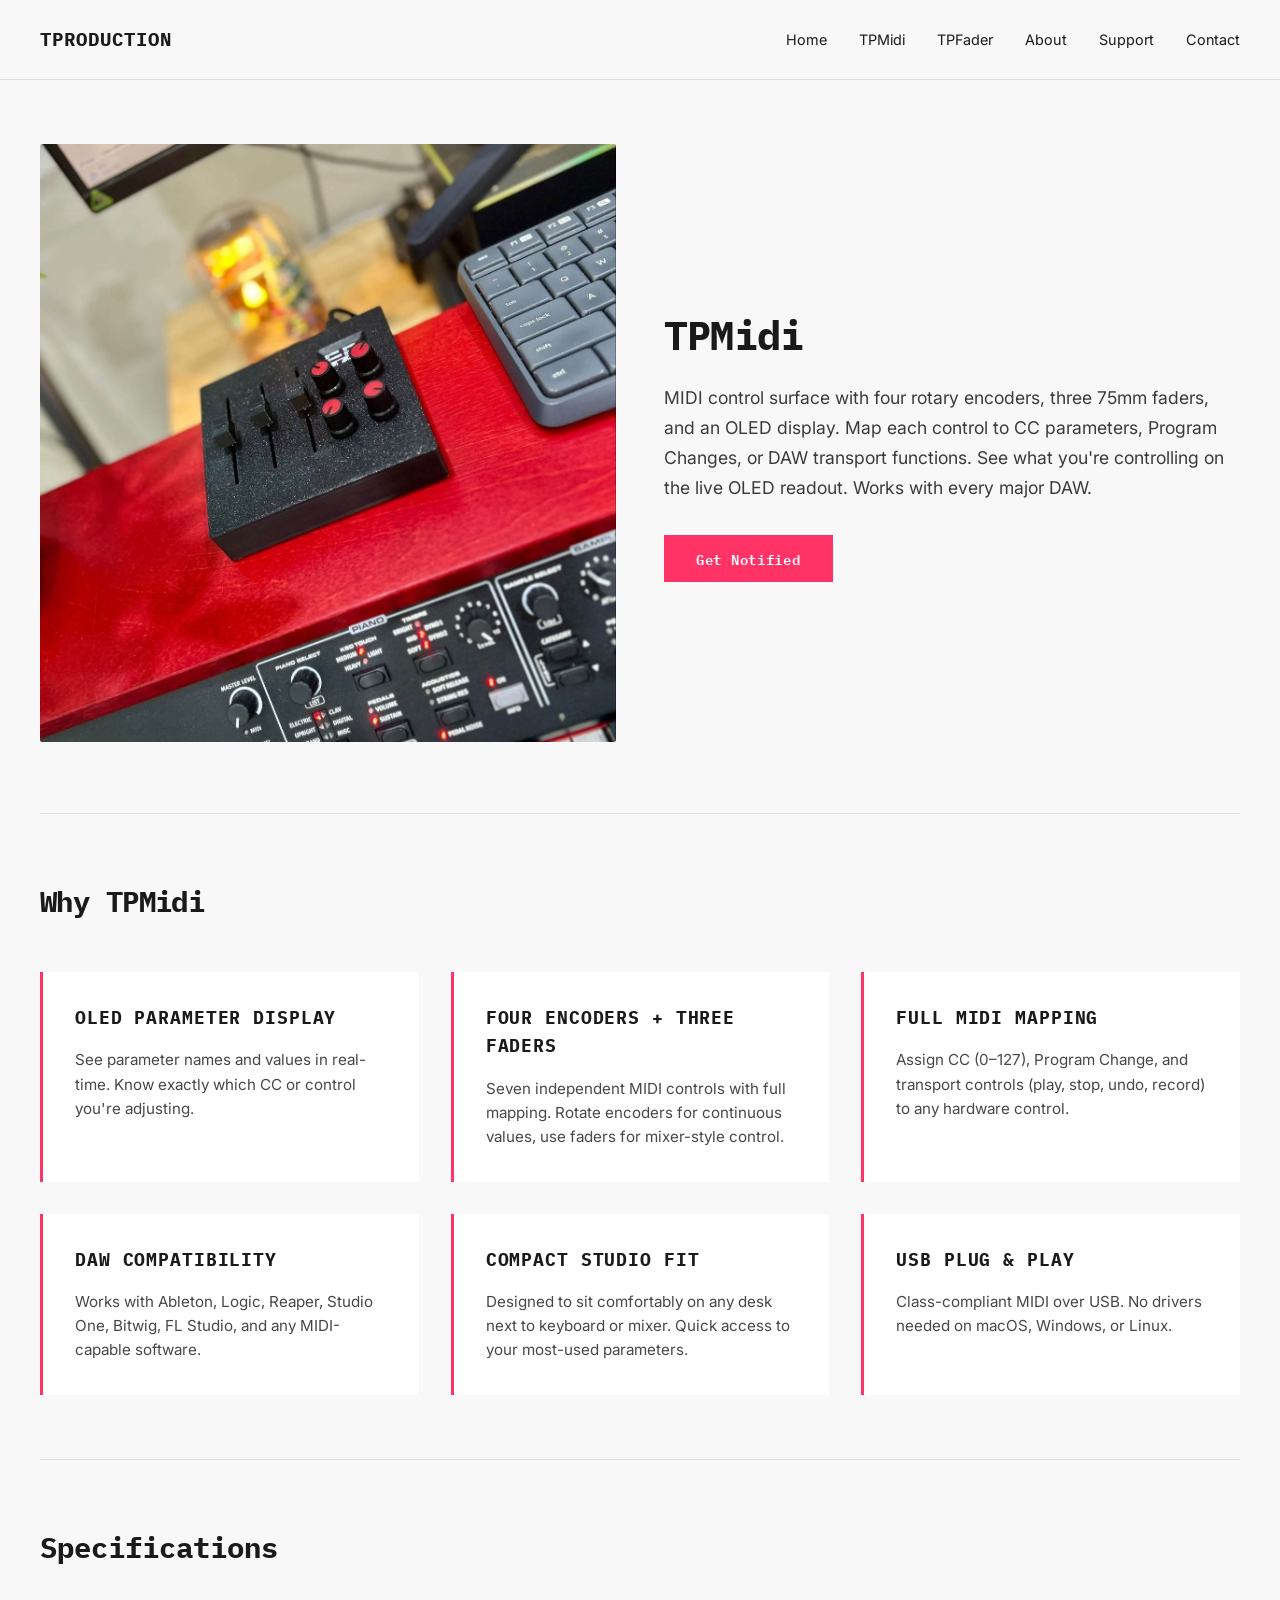
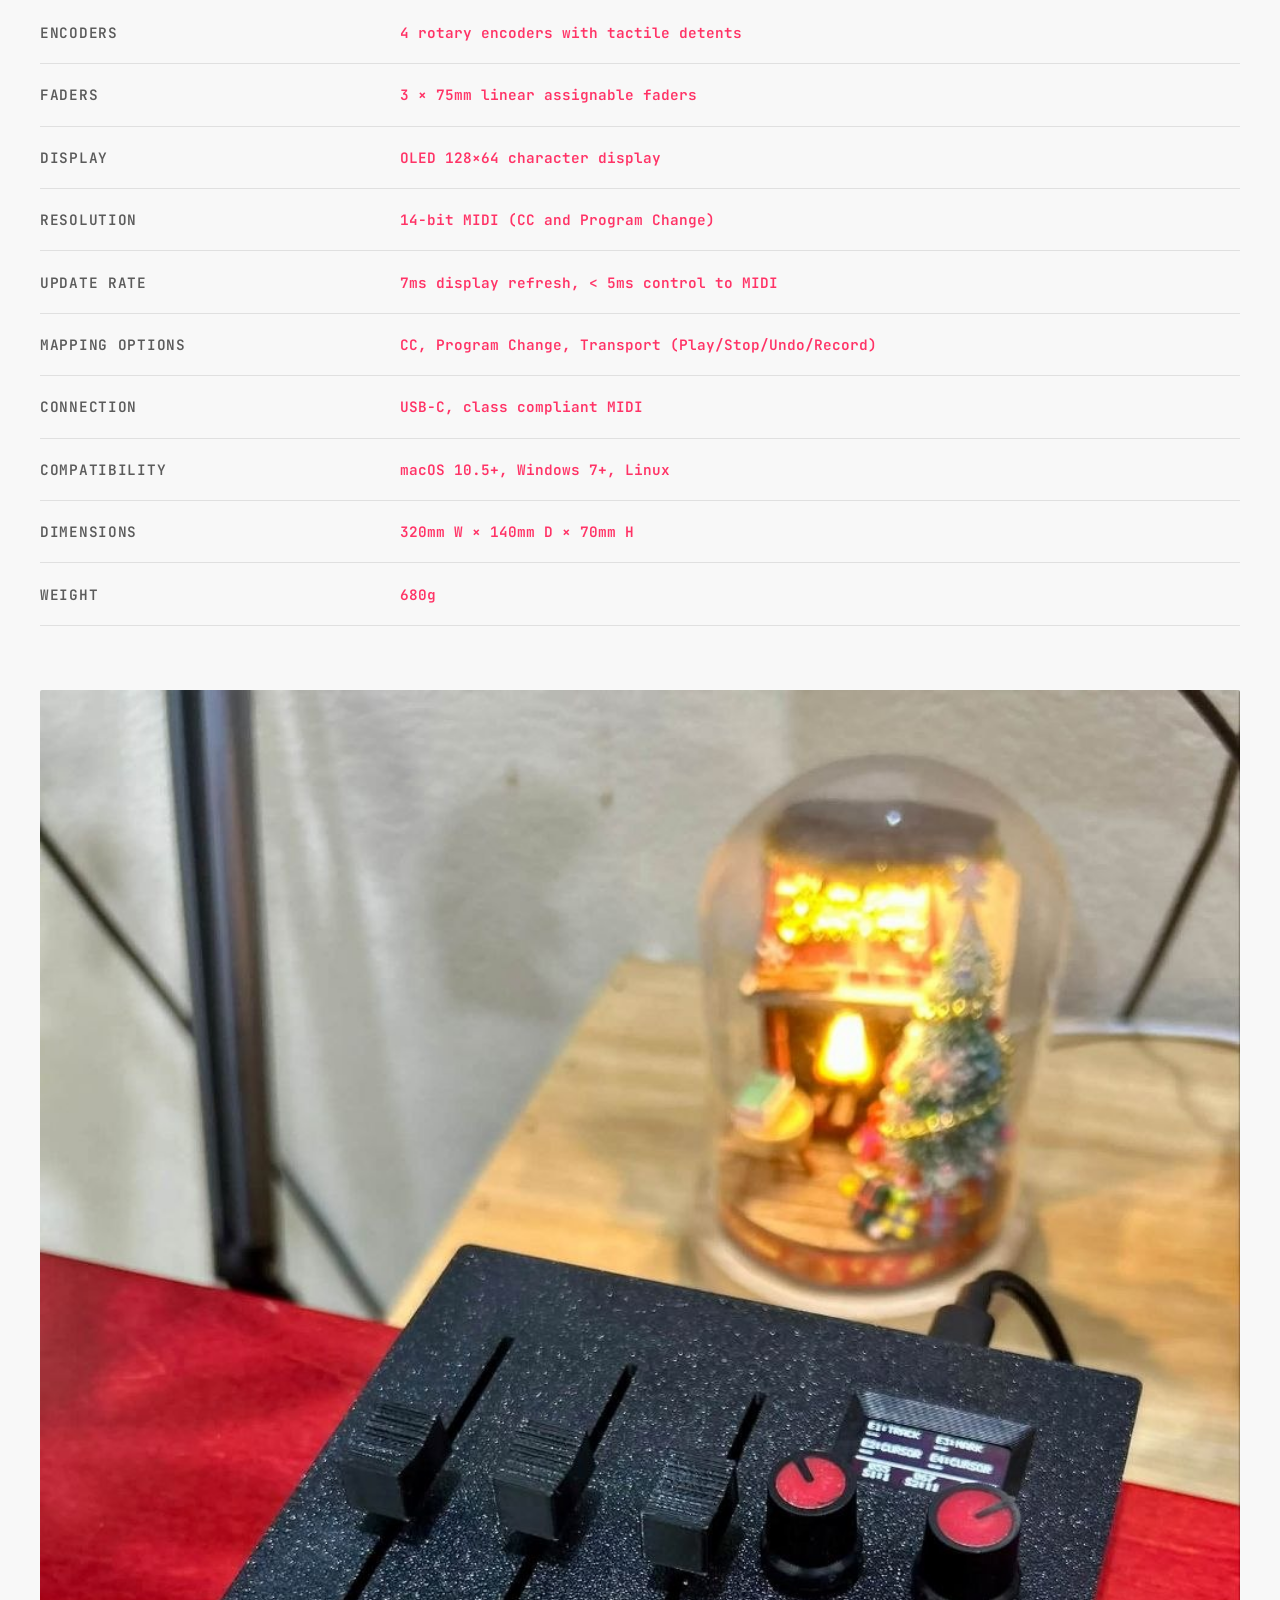
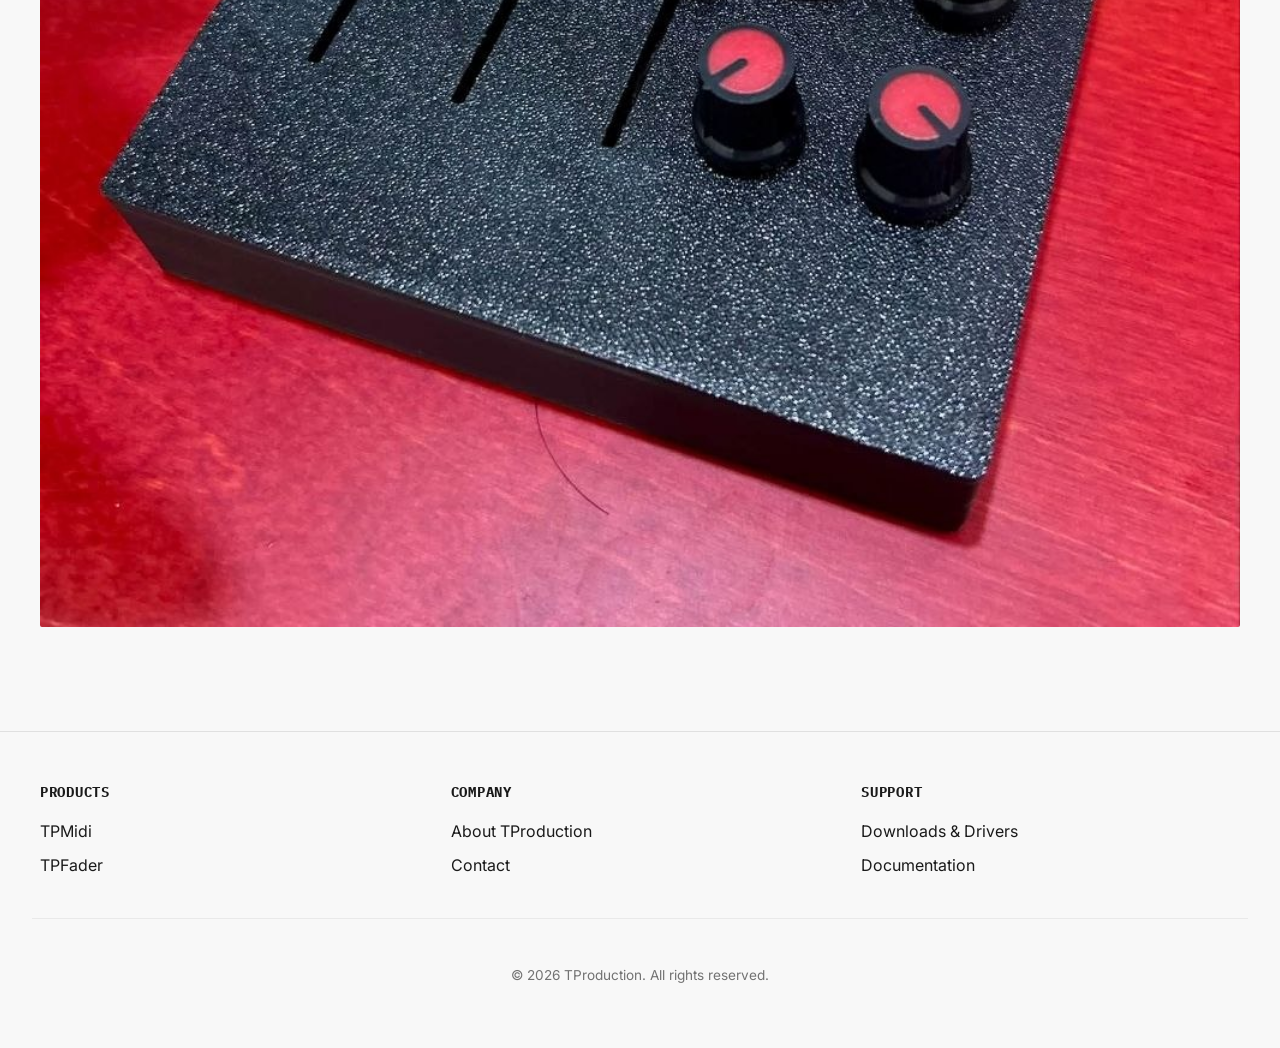
<file: tpmidi.html>
<!DOCTYPE html>
<html lang="en">
<head>
  <meta charset="UTF-8">
  <meta name="viewport" content="width=device-width, initial-scale=1.0, viewport-fit=cover">
  <title>TPMidi — Music Production Hardware</title>
  <link rel="stylesheet" href="https://fonts.googleapis.com/css2?family=IBM+Plex+Mono:wght@400;600;700&family=Inter:wght@400;500;600;700&family=JetBrains+Mono:wght@400;600&display=swap">
  <style>
    :root {
      --bg-light: #f8f8f8;
      --bg-dark: #1a1a1a;
      --fg-light: #1a1a1a;
      --fg-dark: #f8f8f8;
      --accent: #ff3366;
      --accent-dark: #ff2e4a;
      --border-light: #e0e0e0;
      --border-dark: #333333;
      --panel-light: #ffffff;
      --panel-dark: #252525;
      --oled-bg: #000000;
      --oled-fg: #00ff00;

      --font-display: 'IBM Plex Mono', monospace;
      --font-body: 'Inter', sans-serif;
      --font-code: 'JetBrains Mono', monospace;

      background-color: var(--bg-light);
      color: var(--fg-light);
      color-scheme: light;
    }

    @media (prefers-color-scheme: dark) {
      :root:not([data-theme="light"]) {
        background-color: var(--bg-dark);
        color: var(--fg-dark);
        color-scheme: dark;
      }
    }

    :root[data-theme="dark"] {
      background-color: var(--bg-dark);
      color: var(--fg-dark);
      color-scheme: dark;
    }

    body {
      font-family: var(--font-body);
      margin: 0;
      line-height: 1.6;
    }

    /* Header */
    header {
      position: sticky;
      top: 0;
      z-index: 100;
      padding: 1.5rem 2rem;
      background-color: var(--bg-light);
      border-bottom: 1px solid var(--border-light);
      backdrop-filter: blur(8px);
    }

    @media (prefers-color-scheme: dark) {
      header:not([data-theme="light"]) {
        background-color: rgba(26, 26, 26, 0.95);
        border-bottom-color: var(--border-dark);
      }
    }

    :root[data-theme="dark"] header {
      background-color: rgba(26, 26, 26, 0.95);
      border-bottom-color: var(--border-dark);
    }

    nav {
      display: flex;
      justify-content: space-between;
      align-items: center;
      max-width: 1200px;
      margin: 0 auto;
    }

    .logo {
      font-family: var(--font-display);
      font-size: 1.2rem;
      font-weight: 700;
      letter-spacing: 0.05em;
      text-decoration: none;
      color: var(--fg-light);
    }

    @media (prefers-color-scheme: dark) {
      .logo:not([data-theme="light"]) {
        color: var(--fg-dark);
      }
    }

    :root[data-theme="dark"] .logo {
      color: var(--fg-dark);
    }

    nav ul {
      display: flex;
      list-style: none;
      margin: 0;
      padding: 0;
      gap: 2rem;
    }

    nav a {
      font-size: 0.9rem;
      text-decoration: none;
      color: var(--fg-light);
      transition: color 0.2s;
    }

    @media (prefers-color-scheme: dark) {
      nav a:not([data-theme="light"]) {
        color: var(--fg-dark);
      }
    }

    :root[data-theme="dark"] nav a {
      color: var(--fg-dark);
    }

    nav a:hover {
      color: var(--accent);
    }

    @media (max-width: 768px) {
      nav ul {
        display: none;
      }
    }

    /* Main Content */
    main {
      padding: 0 2rem;
      max-width: 1200px;
      margin: 0 auto;
    }

    /* Hero Section */
    .hero {
      display: grid;
      grid-template-columns: 1fr 1fr;
      gap: 3rem;
      align-items: center;
      padding: 4rem 0;
    }

    @media (max-width: 768px) {
      .hero {
        grid-template-columns: 1fr;
        gap: 2rem;
      }
    }

    .hero-image {
      width: 100%;
      max-width: 100%;
      height: auto;
      border-radius: 2px;
      background-color: var(--panel-light);
    }

    @media (prefers-color-scheme: dark) {
      .hero-image:not([data-theme="light"]) {
        background-color: var(--panel-dark);
      }
    }

    :root[data-theme="dark"] .hero-image {
      background-color: var(--panel-dark);
    }

    .hero-text h1 {
      font-family: var(--font-display);
      font-size: 2.5rem;
      font-weight: 700;
      margin: 0 0 1.5rem 0;
      letter-spacing: -0.02em;
      line-height: 1.2;
    }

    .hero-text p {
      font-size: 1.1rem;
      opacity: 0.85;
      margin: 0 0 2rem 0;
      line-height: 1.7;
    }

    .cta-button {
      padding: 0.75rem 2rem;
      font-family: var(--font-display);
      font-size: 0.9rem;
      font-weight: 600;
      border: none;
      cursor: pointer;
      transition: all 0.2s;
      text-decoration: none;
      display: inline-block;
      letter-spacing: 0.05em;
      margin-right: 1rem;
    }

    .cta-primary {
      background-color: var(--accent);
      color: white;
    }

    .cta-primary:hover {
      background-color: var(--accent-dark);
      transform: translateY(-2px);
    }

    /* Features Section */
    .features {
      padding: 4rem 0;
      border-top: 1px solid var(--border-light);
    }

    @media (prefers-color-scheme: dark) {
      .features:not([data-theme="light"]) {
        border-top-color: var(--border-dark);
      }
    }

    :root[data-theme="dark"] .features {
      border-top-color: var(--border-dark);
    }

    .features h2 {
      font-family: var(--font-display);
      font-size: 1.8rem;
      font-weight: 700;
      margin: 0 0 3rem 0;
      letter-spacing: -0.02em;
    }

    .feature-grid {
      display: grid;
      grid-template-columns: repeat(auto-fit, minmax(280px, 1fr));
      gap: 2rem;
    }

    .feature-item {
      padding: 2rem;
      background-color: var(--panel-light);
      border-left: 3px solid var(--accent);
    }

    @media (prefers-color-scheme: dark) {
      .feature-item:not([data-theme="light"]) {
        background-color: var(--panel-dark);
      }
    }

    :root[data-theme="dark"] .feature-item {
      background-color: var(--panel-dark);
    }

    .feature-item h3 {
      font-family: var(--font-display);
      font-size: 1.1rem;
      font-weight: 700;
      margin: 0 0 1rem 0;
      text-transform: uppercase;
      letter-spacing: 0.05em;
    }

    .feature-item p {
      font-size: 0.95rem;
      opacity: 0.8;
      margin: 0;
      line-height: 1.6;
    }

    /* Specifications */
    .specifications {
      padding: 4rem 0;
      border-top: 1px solid var(--border-light);
    }

    @media (prefers-color-scheme: dark) {
      .specifications:not([data-theme="light"]) {
        border-top-color: var(--border-dark);
      }
    }

    :root[data-theme="dark"] .specifications {
      border-top-color: var(--border-dark);
    }

    .specifications h2 {
      font-family: var(--font-display);
      font-size: 1.8rem;
      font-weight: 700;
      margin: 0 0 2rem 0;
    }

    .specs-table {
      font-family: var(--font-code);
      font-size: 0.9rem;
      width: 100%;
      border-collapse: collapse;
    }

    .specs-table tr {
      border-bottom: 1px solid var(--border-light);
    }

    @media (prefers-color-scheme: dark) {
      .specs-table tr:not([data-theme="light"]) {
        border-bottom-color: var(--border-dark);
      }
    }

    :root[data-theme="dark"] .specs-table tr {
      border-bottom-color: var(--border-dark);
    }

    .specs-table td {
      padding: 1.2rem 0;
      vertical-align: top;
    }

    .specs-label {
      font-weight: 600;
      text-transform: uppercase;
      letter-spacing: 0.05em;
      opacity: 0.7;
      width: 30%;
    }

    .specs-value {
      color: var(--accent);
      font-weight: 600;
    }

    .detail-image {
      width: 100%;
      max-width: 100%;
      height: auto;
      border-radius: 2px;
      background-color: var(--panel-light);
    }

    @media (prefers-color-scheme: dark) {
      .detail-image:not([data-theme="light"]) {
        background-color: var(--panel-dark);
      }
    }

    :root[data-theme="dark"] .detail-image {
      background-color: var(--panel-dark);
    }

    /* Footer */
    footer {
      margin-top: 6rem;
      padding: 3rem 2rem;
      border-top: 1px solid var(--border-light);
    }

    @media (prefers-color-scheme: dark) {
      footer:not([data-theme="light"]) {
        border-top-color: var(--border-dark);
      }
    }

    :root[data-theme="dark"] footer {
      border-top-color: var(--border-dark);
    }

    .footer-content {
      max-width: 1200px;
      margin: 0 auto;
      display: grid;
      grid-template-columns: repeat(auto-fit, minmax(200px, 1fr));
      gap: 2rem;
      margin-bottom: 2rem;
    }

    footer a {
      color: var(--fg-light);
      text-decoration: none;
      display: block;
      margin-bottom: 0.5rem;
      transition: color 0.2s;
    }

    @media (prefers-color-scheme: dark) {
      footer a:not([data-theme="light"]) {
        color: var(--fg-dark);
      }
    }

    :root[data-theme="dark"] footer a {
      color: var(--fg-dark);
    }

    footer a:hover {
      color: var(--accent);
    }

    .footer-section h3 {
      font-family: var(--font-display);
      font-size: 0.9rem;
      font-weight: 700;
      margin: 0 0 1rem 0;
      text-transform: uppercase;
      letter-spacing: 0.05em;
    }

    .copyright {
      text-align: center;
      padding-top: 2rem;
      border-top: 1px solid var(--border-light);
      opacity: 0.6;
      font-size: 0.85rem;
    }

    @media (prefers-color-scheme: dark) {
      .copyright:not([data-theme="light"]) {
        border-top-color: var(--border-dark);
      }
    }

    :root[data-theme="dark"] .copyright {
      border-top-color: var(--border-dark);
    }

    @media (max-width: 600px) {
      header {
        padding: 1rem 1.5rem;
      }

      main {
        padding: 0 1.5rem;
      }

      .hero {
        padding: 2rem 0;
      }

      .hero-text h1 {
        font-size: 1.75rem;
      }
    }
  </style>
</head>
<body>
  <header>
    <nav>
      <a href="/" class="logo">TPRODUCTION</a>
      <ul>
        <li><a href="/">Home</a></li>
        <li><a href="/tpmidi">TPMidi</a></li>
        <li><a href="/tpfader">TPFader</a></li>
        <li><a href="/about">About</a></li>
        <li><a href="/support">Support</a></li>
        <li><a href="/contact">Contact</a></li>
      </ul>
    </nav>
  </header>

  <main>
    <!-- Hero Section -->
    <section class="hero">
      <div>
        <img src="assets/tpmidi1.jpg" alt="TPMidi keyboard with 88 weighted piano keys and RGB-backlit pads with colorful icon graphics" class="hero-image" width="500" height="500">
      </div>
      <div class="hero-text">
        <h1>TPMidi</h1>
        <p>MIDI control surface with four rotary encoders, three 75mm faders, and an OLED display. Map each control to CC parameters, Program Changes, or DAW transport functions. See what you're controlling on the live OLED readout. Works with every major DAW.</p>
        <button class="cta-button cta-primary">Get Notified</button>
      </div>
    </section>

    <!-- Features Section -->
    <section class="features">
      <h2>Why TPMidi</h2>
      <div class="feature-grid">
        <div class="feature-item">
          <h3>OLED Parameter Display</h3>
          <p>See parameter names and values in real-time. Know exactly which CC or control you're adjusting.</p>
        </div>
        <div class="feature-item">
          <h3>Four Encoders + Three Faders</h3>
          <p>Seven independent MIDI controls with full mapping. Rotate encoders for continuous values, use faders for mixer-style control.</p>
        </div>
        <div class="feature-item">
          <h3>Full MIDI Mapping</h3>
          <p>Assign CC (0–127), Program Change, and transport controls (play, stop, undo, record) to any hardware control.</p>
        </div>
        <div class="feature-item">
          <h3>DAW Compatibility</h3>
          <p>Works with Ableton, Logic, Reaper, Studio One, Bitwig, FL Studio, and any MIDI-capable software.</p>
        </div>
        <div class="feature-item">
          <h3>Compact Studio Fit</h3>
          <p>Designed to sit comfortably on any desk next to keyboard or mixer. Quick access to your most-used parameters.</p>
        </div>
        <div class="feature-item">
          <h3>USB Plug & Play</h3>
          <p>Class-compliant MIDI over USB. No drivers needed on macOS, Windows, or Linux.</p>
        </div>
      </div>
    </section>

    <!-- Specifications -->
    <section class="specifications">
      <h2>Specifications</h2>
      <table class="specs-table">
        <tr>
          <td class="specs-label">Encoders</td>
          <td class="specs-value">4 rotary encoders with tactile detents</td>
        </tr>
        <tr>
          <td class="specs-label">Faders</td>
          <td class="specs-value">3 × 75mm linear assignable faders</td>
        </tr>
        <tr>
          <td class="specs-label">Display</td>
          <td class="specs-value">OLED 128×64 character display</td>
        </tr>
        <tr>
          <td class="specs-label">Resolution</td>
          <td class="specs-value">14-bit MIDI (CC and Program Change)</td>
        </tr>
        <tr>
          <td class="specs-label">Update Rate</td>
          <td class="specs-value">7ms display refresh, &lt; 5ms control to MIDI</td>
        </tr>
        <tr>
          <td class="specs-label">Mapping Options</td>
          <td class="specs-value">CC, Program Change, Transport (Play/Stop/Undo/Record)</td>
        </tr>
        <tr>
          <td class="specs-label">Connection</td>
          <td class="specs-value">USB-C, class compliant MIDI</td>
        </tr>
        <tr>
          <td class="specs-label">Compatibility</td>
          <td class="specs-value">macOS 10.5+, Windows 7+, Linux</td>
        </tr>
        <tr>
          <td class="specs-label">Dimensions</td>
          <td class="specs-value">320mm W × 140mm D × 70mm H</td>
        </tr>
        <tr>
          <td class="specs-label">Weight</td>
          <td class="specs-value">680g</td>
        </tr>
      </table>
    </section>

    <!-- Detail Image -->
    <section>
      <img src="assets/tpmidi2.jpg" alt="TPMidi detail view showing four rotary encoders with red indicators and faders" class="detail-image" width="600" height="400">
    </section>
  </main>

  <footer>
    <div class="footer-content">
      <div class="footer-section">
        <h3>Products</h3>
        <a href="/tpmidi">TPMidi</a>
        <a href="/tpfader">TPFader</a>
      </div>
      <div class="footer-section">
        <h3>Company</h3>
        <a href="/about">About TProduction</a>
        <a href="/contact">Contact</a>
      </div>
      <div class="footer-section">
        <h3>Support</h3>
        <a href="/support">Downloads & Drivers</a>
        <a href="/support">Documentation</a>
      </div>
    </div>
    <div class="copyright">
      <p>&copy; 2026 TProduction. All rights reserved.</p>
    </div>
  </footer>

</body>
</html>
</file>
<file: assets/site.css>
:root {
  --bg: #f8f8f8;
  --fg: #1a1a1a;
  --fg-muted: #5e5e5e;
  --panel: #ffffff;
  --rule: #e0e0e0;
  --accent: #ff3366;
  --accent-dark: #ff2e4a;
  --accent-ink: #d91a4f;
  --font-display: 'IBM Plex Mono', ui-monospace, monospace;
  --font-body: 'Inter', system-ui, sans-serif;
  --font-code: 'JetBrains Mono', ui-monospace, monospace;
  color-scheme: light;
}

@media (prefers-color-scheme: dark) {
  :root:not([data-theme="light"]) {
    --bg: #1a1a1a;
    --fg: #f8f8f8;
    --fg-muted: #a6a6a6;
    --panel: #252525;
    --rule: #333333;
    --accent-ink: #ff3366;
    color-scheme: dark;
  }
}

:root[data-theme="dark"] {
  --bg: #1a1a1a;
  --fg: #f8f8f8;
  --fg-muted: #a6a6a6;
  --panel: #252525;
  --rule: #333333;
  --accent-ink: #ff3366;
  color-scheme: dark;
}

*, *::before, *::after {
  box-sizing: border-box;
}

html {
  -webkit-text-size-adjust: 100%;
}

body {
  margin: 0;
  background: var(--bg);
  color: var(--fg);
  font-family: var(--font-body);
  font-size: 1rem;
  line-height: 1.6;
}

img {
  display: block;
  max-width: 100%;
  height: auto;
  background: var(--panel);
}

a {
  color: var(--accent-ink);
}

:focus-visible {
  outline: 2px solid var(--accent);
  outline-offset: 3px;
}

html[data-lang="en"] .vi,
html[data-lang="vi"] .en {
  display: none;
}

.wrap {
  max-width: 1200px;
  margin-inline: auto;
  padding-inline: 1.25rem;
}

.site-header {
  position: sticky;
  top: 0;
  z-index: 10;
  background: var(--bg);
  border-bottom: 1px solid var(--rule);
  backdrop-filter: blur(8px);
}

.site-header .wrap {
  display: flex;
  flex-wrap: wrap;
  align-items: center;
  justify-content: space-between;
  gap: 0.75rem 1.5rem;
  padding-block: 1.5rem;
}

.logo {
  font-family: var(--font-display);
  font-size: 1.2rem;
  font-weight: 700;
  letter-spacing: 0.05em;
  color: var(--fg);
  text-decoration: none;
}

.nav {
  display: flex;
  flex-wrap: wrap;
  align-items: center;
  gap: 0.5rem 1.25rem;
  font-size: 0.9rem;
}

.nav a {
  color: var(--fg);
  text-decoration: none;
  transition: color 0.2s;
}

.nav a:hover,
.nav a[aria-current="page"] {
  color: var(--accent);
}

.lang-toggle {
  font-family: var(--font-code);
  font-size: 0.8rem;
  color: var(--fg);
  background: none;
  border: 1px solid var(--fg);
  padding: 0.3rem 0.6rem;
  cursor: pointer;
}

.lang-toggle [data-opt] {
  opacity: 0.45;
}

html[data-lang="en"] .lang-toggle [data-opt="en"],
html[data-lang="vi"] .lang-toggle [data-opt="vi"] {
  opacity: 1;
  color: var(--accent);
}

main {
  padding-block: 2rem 4rem;
}

h1,
h2 {
  font-family: var(--font-display);
  letter-spacing: -0.02em;
  line-height: 1.2;
  text-wrap: balance;
  margin: 0;
}

h1 {
  font-size: clamp(2rem, 5vw, 3.5rem);
}

h2 {
  font-size: clamp(1.4rem, 3vw, 2rem);
}

p {
  margin: 0 0 1rem;
}

.lead {
  font-size: 1.1rem;
  max-width: 60ch;
  margin-top: 1.25rem;
  opacity: 0.85;
}

.eyebrow {
  font-family: var(--font-code);
  font-size: 0.8rem;
  letter-spacing: 0.08em;
  text-transform: uppercase;
  color: var(--fg-muted);
  margin-bottom: 0.75rem;
}

.prose {
  max-width: 65ch;
}

.hero {
  padding-block: 4rem 0;
  text-align: center;
}

.hero h1 {
  max-width: 22ch;
  margin-inline: auto;
}

.hero .lead {
  max-width: 600px;
  margin-inline: auto;
  margin-bottom: 0;
}

.split {
  display: grid;
  gap: 3rem;
  align-items: center;
}

.product {
  padding-block: 4rem;
}

.product-media {
  margin: 0;
}

.product-media img,
.figure img {
  width: 100%;
  max-height: 75vh;
  object-fit: contain;
}

.product-copy h2 {
  margin-bottom: 1rem;
}

.product-copy h2 .accent {
  color: var(--accent);
}

.specs {
  margin: 0 0 1.5rem;
  padding: 1.5rem;
  background: var(--panel);
  border-left: 3px solid var(--accent);
  font-family: var(--font-code);
  font-size: 0.85rem;
}

.specs div {
  display: flex;
  justify-content: space-between;
  align-items: baseline;
  gap: 1rem;
  padding: 0.5rem 0;
  border-bottom: 1px solid var(--rule);
}

.specs div:last-child {
  border-bottom: none;
}

.specs dt {
  opacity: 0.7;
  font-weight: 600;
  text-transform: uppercase;
  letter-spacing: 0.05em;
}

.specs dd {
  margin: 0;
  text-align: right;
  color: var(--accent-ink);
  font-weight: 600;
}

.specs-page {
  max-width: 720px;
}

.todo {
  color: var(--fg-muted);
  border: 1px dashed currentColor;
  padding: 0 0.3rem;
  font-family: var(--font-code);
  font-size: 0.8rem;
  font-weight: 400;
}

.button {
  display: inline-block;
  margin-top: 1.5rem;
  padding: 0.75rem 2rem;
  background: var(--accent);
  color: #ffffff;
  font-family: var(--font-display);
  font-weight: 600;
  font-size: 0.9rem;
  letter-spacing: 0.05em;
  text-decoration: none;
  transition: background-color 0.2s, transform 0.2s;
}

.button:hover {
  background: var(--accent-dark);
  transform: translateY(-2px);
}

.figure {
  margin: 3rem auto 0;
  max-width: 720px;
}

.figure figcaption {
  margin-top: 0.6rem;
  font-family: var(--font-code);
  font-size: 0.8rem;
  color: var(--fg-muted);
}

.site-footer {
  margin-top: 4rem;
  padding-block: 3rem;
  border-top: 1px solid var(--rule);
  font-size: 0.9rem;
}

.footer-grid {
  display: grid;
  gap: 2rem;
  grid-template-columns: repeat(auto-fit, minmax(160px, 1fr));
}

.site-footer h2 {
  font-family: var(--font-display);
  font-size: 0.9rem;
  text-transform: uppercase;
  letter-spacing: 0.05em;
  margin-bottom: 1rem;
}

.site-footer a {
  display: block;
  color: var(--fg);
  text-decoration: none;
  margin-bottom: 0.5rem;
  transition: color 0.2s;
}

.site-footer a:hover {
  color: var(--accent);
}

.copyright {
  margin-top: 2rem;
  padding-top: 2rem;
  border-top: 1px solid var(--rule);
  text-align: center;
  opacity: 0.6;
  font-size: 0.85rem;
}

@media (min-width: 760px) {
  .split {
    grid-template-columns: minmax(0, 1fr) minmax(0, 1fr);
    gap: 4rem;
  }

  .split.flip > :first-child {
    order: 2;
  }
}

@media (max-width: 600px) {
  .site-header .wrap {
    padding-block: 1rem;
  }

  .hero {
    padding-block: 2.5rem 0;
  }

  h1 {
    font-size: 1.75rem;
  }

  .product {
    padding-block: 2.5rem;
  }
}

@media (prefers-reduced-motion: reduce) {
  *,
  *::before,
  *::after {
    transition: none !important;
    scroll-behavior: auto !important;
  }
}
</file>
